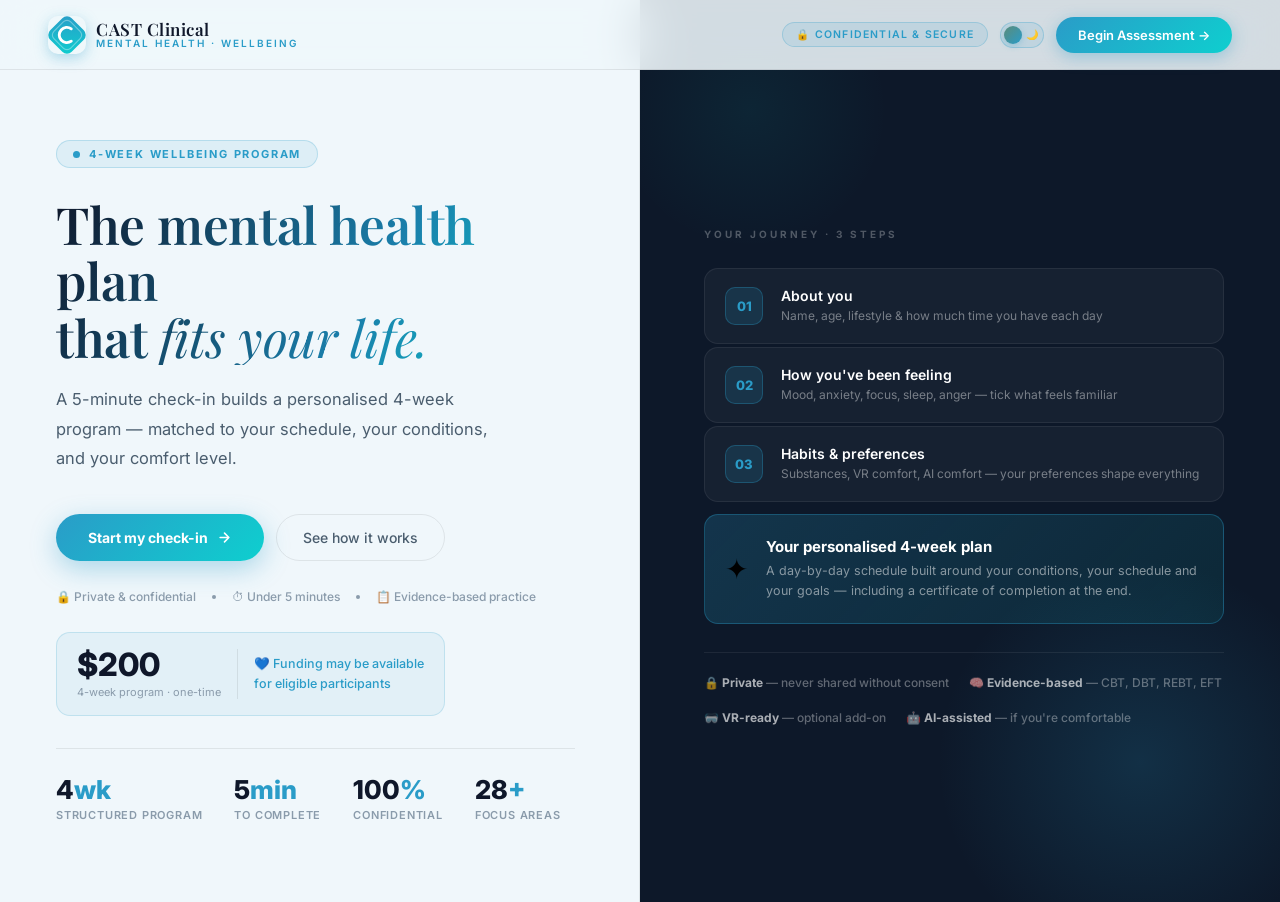
<file: index.html>
<!DOCTYPE html>
<html lang="en">
<head>
  <meta charset="UTF-8" />
  <meta name="viewport" content="width=device-width, initial-scale=1.0" />
  <title>CAST Clinical — Mental Health & Wellbeing Program</title>
  <meta name="description" content="CAST Clinical — a personalised 4-week mental health and wellbeing program. Answer a 5-minute check-in and receive a structured daily plan grounded in evidence-based practice." />
  <meta property="og:title" content="CAST Clinical — Your Personalised Wellbeing Program" />
  <meta property="og:description" content="A 5-minute check-in builds a personalised 4-week mental health plan matched to your conditions, schedule and goals." />
  <meta property="og:type" content="website" />
  <meta property="og:url" content="https://fireflyxserenity.github.io/castclinical/" />
  <meta name="twitter:card" content="summary" />
  <meta name="twitter:title" content="CAST Clinical — Your Personalised Wellbeing Program" />
  <meta name="twitter:description" content="A 5-minute check-in builds a personalised 4-week mental health plan." />
  <link rel="preconnect" href="https://fonts.googleapis.com" />
  <link href="https://fonts.googleapis.com/css2?family=Inter:wght@300;400;500;600;700;800&family=Playfair+Display:ital,wght@0,400;0,600;1,400;1,600&display=swap" rel="stylesheet" />
  <link rel="stylesheet" href="style.css" />
  <link rel="stylesheet" href="landing.css" />
</head>
<body>
<script>if(localStorage.getItem('cast-theme')==='dark')document.body.classList.add('dark');</script>

<!-- Aurora orbs — left side only -->
<div class="aurora-layer" aria-hidden="true">
  <div class="orb orb-1"></div>
  <div class="orb orb-2"></div>
  <div class="orb orb-3"></div>
</div>

<!-- ── HEADER ─────────────────────────────────────── -->
<header>
  <a class="logo" href="index.html" aria-label="CAST Clinical home">
    <div class="logo-mark">
      <svg viewBox="0 0 40 40" xmlns="http://www.w3.org/2000/svg" fill="none">
        <defs>
          <linearGradient id="lm-grad-b" x1="0" y1="0" x2="1" y2="1">
            <stop offset="0%" stop-color="#2A9CC8"/>
            <stop offset="100%" stop-color="#0ECFCF"/>
          </linearGradient>
        </defs>
        <rect x="4" y="4" width="32" height="32" rx="7" ry="7" transform="rotate(45 20 20)" fill="url(#lm-grad-b)"/>
        <rect x="7.5" y="7.5" width="25" height="25" rx="5.5" ry="5.5" transform="rotate(45 20 20)" fill="none" stroke="rgba(255,255,255,0.35)" stroke-width="1.2"/>
        <path d="M24.5 13.5 A8 8 0 1 0 24.5 26.5" stroke="white" stroke-width="3" stroke-linecap="round" fill="none"/>
      </svg>
    </div>
    <div class="logo-text">
      <span class="logo-title">CAST Clinical</span>
      <span class="logo-sub">Mental Health · Wellbeing</span>
    </div>
  </a>

  <div class="header-right">
    <span class="header-badge">🔒 Confidential &amp; Secure</span>
    <button class="theme-toggle" id="themeToggle" aria-label="Toggle dark mode" title="Toggle dark / light mode">
      <span class="toggle-icon icon-moon">🌙</span>
      <span class="toggle-icon icon-sun">☀️</span>
    </button>
    <a class="header-cta" href="app.html">Begin Assessment →</a>
  </div>
</header>

<!-- ── SPLIT HERO ─────────────────────────────────── -->
<div class="split">

  <!-- LEFT — Aurora light panel -->
  <div class="panel-left">
    <div class="eyebrow">
      <span class="eyebrow-dot"></span>
      4-Week Wellbeing Program
    </div>

    <h1 class="headline">The mental health plan<br>that <em>fits your life.</em></h1>

    <p class="subhead">A 5-minute check-in builds a personalised 4-week program — matched to your schedule, your conditions, and your comfort level.</p>

    <div class="actions">
      <a class="btn-primary" href="app.html">
        Start my check-in
        <svg viewBox="0 0 24 24" fill="none" stroke="currentColor" stroke-width="2.5" stroke-linecap="round" stroke-linejoin="round"><path d="M5 12h14M12 5l7 7-7 7"/></svg>
      </a>
      <button class="btn-outline" onclick="document.querySelector('.panel-right').scrollIntoView({behavior:'smooth'})">See how it works</button>
    </div>

    <div class="trust-row">
      <div class="trust-item">🔒 Private &amp; confidential</div>
      <div class="trust-sep"></div>
      <div class="trust-item">⏱ Under 5 minutes</div>
      <div class="trust-sep"></div>
      <div class="trust-item">📋 Evidence-based practice</div>
    </div>

    <div class="price-pill">
      <div>
        <div class="price-num">$200</div>
        <div class="price-sub">4-week program · one-time</div>
      </div>
      <div class="price-rule"></div>
      <div class="price-fund">💙 Funding may be available<br>for eligible participants</div>
    </div>

    <div class="proof-strip">
      <div class="proof-item">
        <div class="proof-val">4<span>wk</span></div>
        <div class="proof-desc">Structured Program</div>
      </div>
      <div class="proof-item">
        <div class="proof-val">5<span>min</span></div>
        <div class="proof-desc">To Complete</div>
      </div>
      <div class="proof-item">
        <div class="proof-val">100<span>%</span></div>
        <div class="proof-desc">Confidential</div>
      </div>
      <div class="proof-item">
        <div class="proof-val">28<span>+</span></div>
        <div class="proof-desc">Focus Areas</div>
      </div>
    </div>
  </div>

  <!-- RIGHT — Editorial dark panel -->
  <div class="panel-right">
    <div class="panel-label">Your journey · 3 steps</div>

    <div class="step-cards">
      <div class="step-card">
        <div class="sc-num">01</div>
        <div>
          <div class="sc-title">About you</div>
          <div class="sc-desc">Name, age, lifestyle &amp; how much time you have each day</div>
        </div>
      </div>
      <div class="step-card">
        <div class="sc-num">02</div>
        <div>
          <div class="sc-title">How you've been feeling</div>
          <div class="sc-desc">Mood, anxiety, focus, sleep, anger — tick what feels familiar</div>
        </div>
      </div>
      <div class="step-card">
        <div class="sc-num">03</div>
        <div>
          <div class="sc-title">Habits &amp; preferences</div>
          <div class="sc-desc">Substances, VR comfort, AI comfort — your preferences shape everything</div>
        </div>
      </div>
    </div>

    <div class="result-card">
      <div class="rc-icon">✦</div>
      <div>
        <div class="rc-title">Your personalised 4-week plan</div>
        <div class="rc-desc">A day-by-day schedule built around your conditions, your schedule and your goals — including a certificate of completion at the end.</div>
      </div>
    </div>

    <div class="panel-trust">
      <div class="pt-item"><strong>🔒 Private</strong> — never shared without consent</div>
      <div class="pt-item"><strong>🧠 Evidence-based</strong> — CBT, DBT, REBT, EFT</div>
      <div class="pt-item"><strong>🥽 VR-ready</strong> — optional add-on</div>
      <div class="pt-item"><strong>🤖 AI-assisted</strong> — if you're comfortable</div>
    </div>
  </div>

</div>

<script>
  (function () {
    var toggle = document.getElementById('themeToggle');
    if (!toggle) return;
    // Sync with whatever theme was set in index.html (shared localStorage key)
    if (localStorage.getItem('cast-theme') === 'dark') {
      document.body.classList.add('dark');
    }
    toggle.addEventListener('click', function () {
      document.body.classList.toggle('dark');
      var isDark = document.body.classList.contains('dark');
      localStorage.setItem('cast-theme', isDark ? 'dark' : 'light');
    });
  })();
</script>

</body>
</html>
</file>
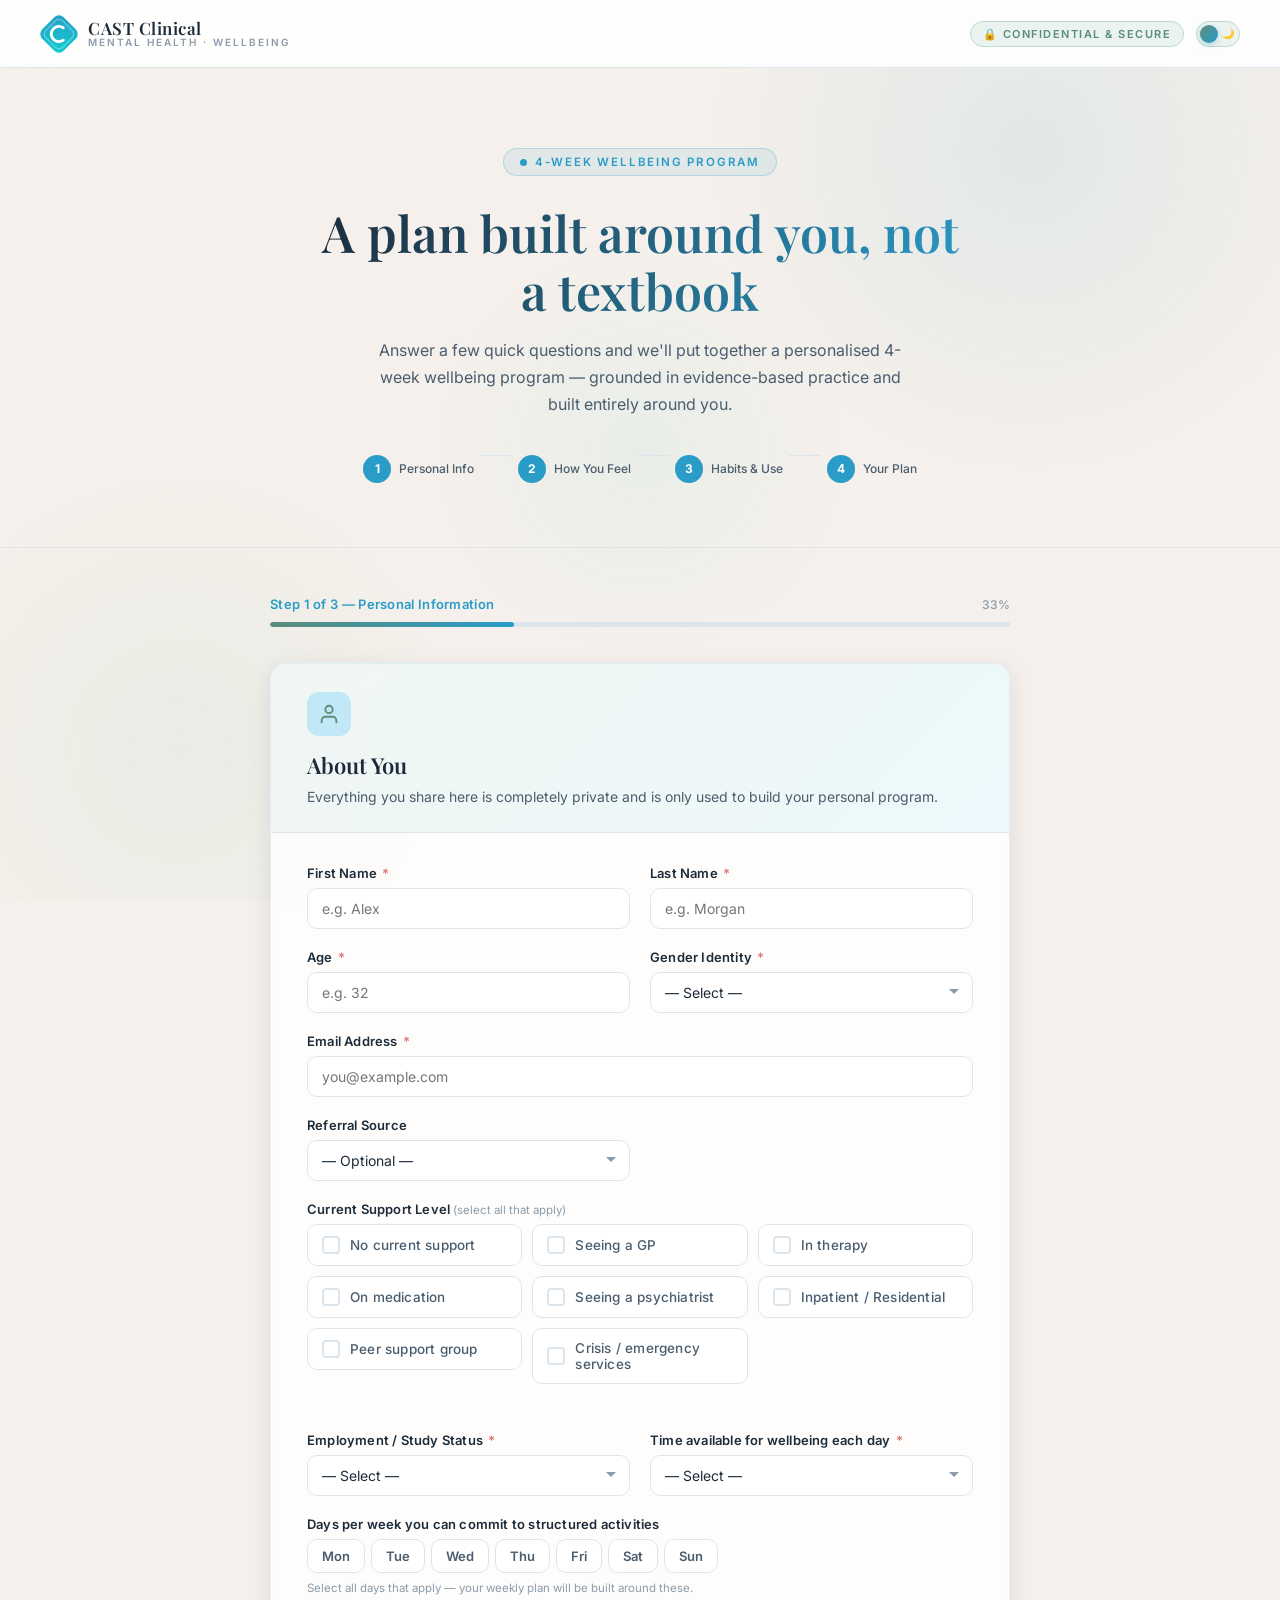
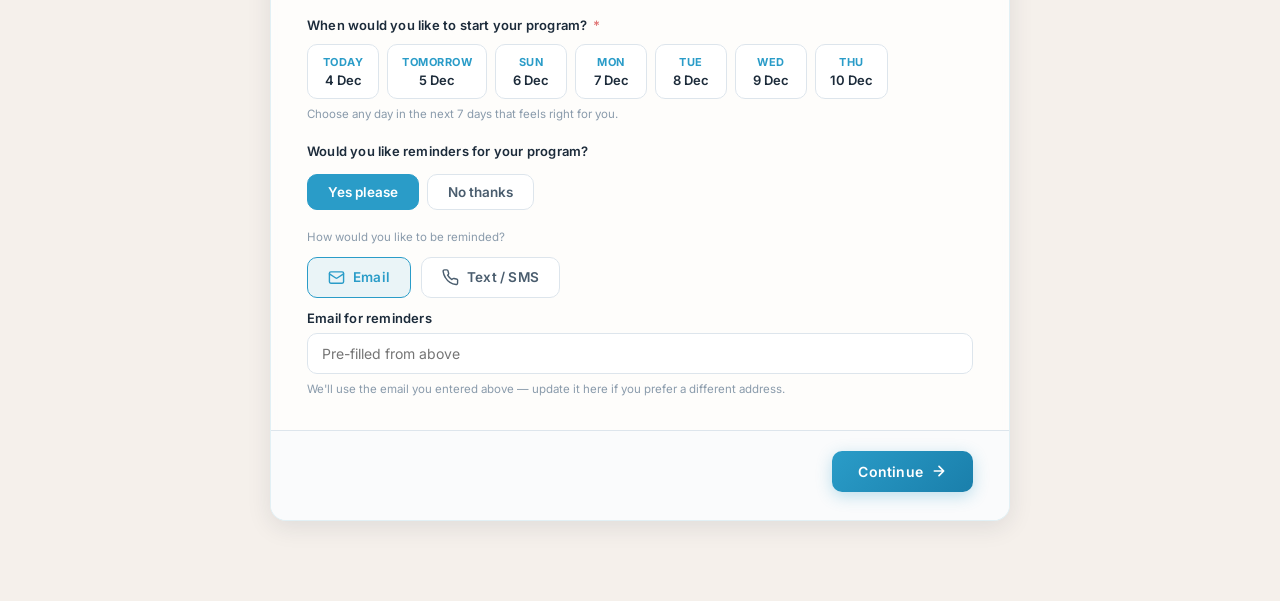
<file: app.html>
<!DOCTYPE html>
<html lang="en">
<head>
  <meta charset="UTF-8" />
  <meta name="viewport" content="width=device-width, initial-scale=1.0" />
  <title>CAST Clinical – 4-Week Mental Health & Wellbeing Program</title>
  <meta name="description" content="Complete your CAST Clinical triage assessment and receive a personalised 4-week mental health and wellbeing program — grounded in evidence-based practice." />
  <meta property="og:title" content="CAST Clinical – Start Your Wellbeing Assessment" />
  <meta property="og:description" content="A 5-minute check-in generates a personalised 4-week mental health plan matched to your conditions, schedule and goals." />
  <meta property="og:type" content="website" />
  <meta property="og:url" content="https://fireflyxserenity.github.io/castclinical/app.html" />
  <meta name="robots" content="noindex" />
  <link rel="preconnect" href="https://fonts.googleapis.com" />
  <link href="https://fonts.googleapis.com/css2?family=Inter:wght@300;400;500;600;700;800&family=Playfair+Display:ital,wght@0,400;0,600;1,400;1,600&display=swap" rel="stylesheet" />
  <link rel="stylesheet" href="style.css" />
  <link rel="stylesheet" href="app.css" />
</head>
<body>
<script>if(localStorage.getItem('cast-theme')==='dark')document.body.classList.add('dark');</script>

<!-- Background FX layer -->
<div class="bg-layer" aria-hidden="true">
  <div class="bg-grid"></div>
  <div class="bg-orb bg-orb-1"></div>
  <div class="bg-orb bg-orb-2"></div>
  <div class="bg-orb bg-orb-3"></div>
</div>

<!-- ── HEADER ──────────────────────────────────────── -->
<header>
  <a href="index.html" class="logo" style="text-decoration:none;">
    <div class="logo-mark">
      <svg viewBox="0 0 40 40" xmlns="http://www.w3.org/2000/svg" fill="none">
        <defs>
          <linearGradient id="lm-grad-a" x1="0" y1="0" x2="1" y2="1">
            <stop offset="0%" stop-color="#2A9CC8"/>
            <stop offset="100%" stop-color="#0ECFCF"/>
          </linearGradient>
        </defs>
        <!-- Outer diamond -->
        <rect x="4" y="4" width="32" height="32" rx="7" ry="7" transform="rotate(45 20 20)" fill="url(#lm-grad-a)"/>
        <!-- Inner diamond ring -->
        <rect x="7.5" y="7.5" width="25" height="25" rx="5.5" ry="5.5" transform="rotate(45 20 20)" fill="none" stroke="rgba(255,255,255,0.35)" stroke-width="1.2"/>
        <!-- C letterform -->
        <path d="M24.5 13.5 A8 8 0 1 0 24.5 26.5" stroke="white" stroke-width="3" stroke-linecap="round" fill="none"/>
      </svg>
    </div>
    <div class="logo-text">
      <span class="logo-title">CAST Clinical</span>
      <span class="logo-sub">Mental Health · Wellbeing</span>
    </div>
  </a>
  <div class="header-right">
    <span class="header-badge">🔒 Confidential &amp; Secure</span>
    <button class="theme-toggle" id="themeToggle" aria-label="Toggle dark mode" title="Toggle dark / light mode">
      <span class="toggle-icon icon-moon">🌙</span>
      <span class="toggle-icon icon-sun">☀️</span>
    </button>
  </div>
</header>

<!-- ── HERO ────────────────────────────────────────── -->
<div class="hero">
  <div class="hero-eyebrow">4-Week Wellbeing Program</div>
  <h1>A plan built around you, not a textbook</h1>
  <p>Answer a few quick questions and we'll put together a personalised 4-week wellbeing program — grounded in evidence-based practice and built entirely around you.</p>
  <div class="hero-steps">
    <div class="hero-step">
      <div class="hero-step-num">1</div>
      <span class="hero-step-label">Personal Info</span>
    </div>
    <div class="hero-step-divider"></div>
    <div class="hero-step">
      <div class="hero-step-num">2</div>
      <span class="hero-step-label">How You Feel</span>
    </div>
    <div class="hero-step-divider"></div>
    <div class="hero-step">
      <div class="hero-step-num">3</div>
      <span class="hero-step-label">Habits & Use</span>
    </div>
    <div class="hero-step-divider"></div>
    <div class="hero-step">
      <div class="hero-step-num">4</div>
      <span class="hero-step-label">Your Plan</span>
    </div>
  </div>
</div>

<!-- ── MAIN ─────────────────────────────────────────── -->
<div class="container">

  <!-- PROGRESS -->
  <div class="progress-wrap" id="progress-wrap">
    <div class="progress-header">
      <span class="progress-label" id="progress-label">Step 1 of 3 — Personal Information</span>
      <span class="progress-count" id="progress-count">33%</span>
    </div>
    <div class="progress-bar-bg">
      <div class="progress-bar-fill" id="progress-fill" style="width:33%"></div>
    </div>
  </div>

  <!-- FORM SECTION -->
  <div id="form-section">

    <!-- ─── STEP 1: PERSONAL INFO ─────────────────── -->
    <div class="step active" id="step-1">
      <div class="card">
        <div class="card-header">
          <div class="card-icon">
            <svg viewBox="0 0 24 24" fill="none" stroke="#5B8C7A" stroke-width="2" stroke-linecap="round" stroke-linejoin="round">
              <path d="M20 21v-2a4 4 0 0 0-4-4H8a4 4 0 0 0-4 4v2"/><circle cx="12" cy="7" r="4"/>
            </svg>
          </div>
          <h2>About You</h2>
          <p>Everything you share here is completely private and is only used to build your personal program.</p>
        </div>
        <div class="card-body">
          <div class="form-grid">
            <div class="form-field" id="field-firstName">
              <label for="firstName">First Name <span class="req">*</span></label>
              <input type="text" id="firstName" placeholder="e.g. Alex" autocomplete="given-name" />
              <span class="error-msg">Please enter your first name.</span>
            </div>
            <div class="form-field" id="field-lastName">
              <label for="lastName">Last Name <span class="req">*</span></label>
              <input type="text" id="lastName" placeholder="e.g. Morgan" autocomplete="family-name" />
              <span class="error-msg">Please enter your last name.</span>
            </div>
            <div class="form-field" id="field-age">
              <label for="age">Age <span class="req">*</span></label>
              <input type="number" id="age" placeholder="e.g. 32" min="12" max="100" />
              <span class="error-msg">Please enter a valid age (12–100).</span>
            </div>
            <div class="form-field" id="field-gender">
              <label for="gender">Gender Identity <span class="req">*</span></label>
              <select id="gender">
                <option value="">— Select —</option>
                <option>Male</option>
                <option>Female</option>
                <option>Non-binary</option>
                <option>Transgender Male</option>
                <option>Transgender Female</option>
                <option>Prefer not to say</option>
                <option>Other</option>
              </select>
              <span class="error-msg">Please select an option.</span>
            </div>
            <div class="form-field span-2" id="field-email">
              <label for="email">Email Address <span class="req">*</span></label>
              <input type="email" id="email" placeholder="you@example.com" autocomplete="email" />
              <span class="error-msg">Please enter a valid email address.</span>
            </div>
            <div class="form-field" id="field-referral">
              <label for="referral">Referral Source</label>
              <select id="referral">
                <option value="">— Optional —</option>
                <option>Self-referred</option>
                <option>GP / Primary Care</option>
                <option>Psychiatrist</option>
                <option>Therapist / Counsellor</option>
                <option>Family / Friend</option>
                <option>Online Search</option>
                <option>Other</option>
              </select>
            </div>
            <div class="form-field span-2" id="field-support">
              <label>Current Support Level <span class="field-hint-inline">(select all that apply)</span></label>
              <div class="check-grid check-grid-support" id="support-checks">
                <div class="check-item"><input type="checkbox" id="sup-none" name="support" value="No current support"><label class="check-label" for="sup-none"><span class="check-box"></span>No current support</label></div>
                <div class="check-item"><input type="checkbox" id="sup-gp" name="support" value="Seeing a GP"><label class="check-label" for="sup-gp"><span class="check-box"></span>Seeing a GP</label></div>
                <div class="check-item"><input type="checkbox" id="sup-therapy" name="support" value="In therapy"><label class="check-label" for="sup-therapy"><span class="check-box"></span>In therapy</label></div>
                <div class="check-item"><input type="checkbox" id="sup-meds" name="support" value="On medication"><label class="check-label" for="sup-meds"><span class="check-box"></span>On medication</label></div>
                <div class="check-item"><input type="checkbox" id="sup-psych" name="support" value="Seeing a psychiatrist"><label class="check-label" for="sup-psych"><span class="check-box"></span>Seeing a psychiatrist</label></div>
                <div class="check-item"><input type="checkbox" id="sup-inpatient" name="support" value="Inpatient / Residential"><label class="check-label" for="sup-inpatient"><span class="check-box"></span>Inpatient / Residential</label></div>
                <div class="check-item"><input type="checkbox" id="sup-peer" name="support" value="Peer support group"><label class="check-label" for="sup-peer"><span class="check-box"></span>Peer support group</label></div>
                <div class="check-item"><input type="checkbox" id="sup-crisis" name="support" value="Crisis / emergency services"><label class="check-label" for="sup-crisis"><span class="check-box"></span>Crisis / emergency services</label></div>
              </div>
            </div>
            <div class="form-field" id="field-workStatus">
              <label for="workStatus">Employment / Study Status <span class="req">*</span></label>
              <select id="workStatus">
                <option value="">— Select —</option>
                <option value="fulltime">Employed full-time (35+ hrs/week)</option>
                <option value="parttime">Employed part-time (15–34 hrs/week)</option>
                <option value="casual">Casual / freelance / shift work</option>
                <option value="student">Full-time student</option>
                <option value="student-part">Part-time student</option>
                <option value="carer">Full-time carer / homemaker</option>
                <option value="unemployed">Not currently employed</option>
                <option value="retired">Retired</option>
              </select>
              <span class="error-msg">Please select your employment status.</span>
            </div>
            <div class="form-field" id="field-therapyTime">
              <label for="therapyTime">Time available for wellbeing each day <span class="req">*</span></label>
              <select id="therapyTime">
                <option value="">— Select —</option>
                <option value="15">Up to 15 minutes</option>
                <option value="30">About 30 minutes</option>
                <option value="60">About 1 hour</option>
                <option value="90">1–2 hours</option>
                <option value="120">2+ hours</option>
              </select>
              <span class="error-msg">Please select your available time.</span>
            </div>
            <div class="form-field span-2">
              <label for="therapyDays">Days per week you can commit to structured activities</label>
              <div class="day-picker" id="therapyDays">
                <button type="button" class="day-btn" data-day="Mon">Mon</button>
                <button type="button" class="day-btn" data-day="Tue">Tue</button>
                <button type="button" class="day-btn" data-day="Wed">Wed</button>
                <button type="button" class="day-btn" data-day="Thu">Thu</button>
                <button type="button" class="day-btn" data-day="Fri">Fri</button>
                <button type="button" class="day-btn" data-day="Sat">Sat</button>
                <button type="button" class="day-btn" data-day="Sun">Sun</button>
              </div>
              <span class="field-hint">Select all days that apply — your weekly plan will be built around these.</span>
            </div>
            <div class="form-field span-2" id="field-startDate">
              <label>When would you like to start your program? <span class="req">*</span></label>
              <div class="start-date-picker" id="startDatePicker"></div>
              <span class="field-hint">Choose any day in the next 7 days that feels right for you.</span>
              <span class="error-msg" id="startDate-error">Please choose a start date.</span>
            </div>
            <div class="form-field span-2" id="field-reminders">
              <label>Would you like reminders for your program?</label>
              <div class="reminder-toggle-row">
                <button type="button" class="reminder-toggle-btn selected" id="remYes" onclick="setReminder(true)">Yes please</button>
                <button type="button" class="reminder-toggle-btn" id="remNo" onclick="setReminder(false)">No thanks</button>
              </div>
              <div id="reminder-details">
                <span class="field-hint" style="display:block;margin:12px 0 10px;">How would you like to be reminded?</span>
                <div class="reminder-method-row">
                  <label class="reminder-method-card">
                    <input type="checkbox" id="remByEmail" name="reminderMethod" value="email" onchange="updateReminderFields()" checked>
                    <span class="rmc-inner">
                      <svg viewBox="0 0 24 24" fill="none" stroke="currentColor" stroke-width="2" stroke-linecap="round" stroke-linejoin="round"><rect x="2" y="4" width="20" height="16" rx="2"/><path d="m22 7-8.97 5.7a1.94 1.94 0 0 1-2.06 0L2 7"/></svg>
                      Email
                    </span>
                  </label>
                  <label class="reminder-method-card">
                    <input type="checkbox" id="remByText" name="reminderMethod" value="text" onchange="updateReminderFields()">
                    <span class="rmc-inner">
                      <svg viewBox="0 0 24 24" fill="none" stroke="currentColor" stroke-width="2" stroke-linecap="round" stroke-linejoin="round"><path d="M22 16.92v3a2 2 0 0 1-2.18 2 19.79 19.79 0 0 1-8.63-3.07A19.5 19.5 0 0 1 4.69 12 19.79 19.79 0 0 1 1.61 3.41 2 2 0 0 1 3.6 1.21h3a2 2 0 0 1 2 1.72c.127.96.361 1.903.7 2.81a2 2 0 0 1-.45 2.11L7.91 8.78a16 16 0 0 0 6.06 6.06l1.06-.95a2 2 0 0 1 2.11-.45c.907.339 1.85.573 2.81.7A2 2 0 0 1 22 16.92z"/></svg>
                      Text / SMS
                    </span>
                  </label>
                </div>
                <div id="reminder-email-row" class="form-field" style="margin-top:12px;">
                  <label>Email for reminders</label>
                  <input type="email" id="reminderEmail" placeholder="Pre-filled from above" />
                  <span class="field-hint">We'll use the email you entered above — update it here if you prefer a different address.</span>
                </div>
                <div id="reminder-phone-row" class="form-field" style="margin-top:12px;display:none;">
                  <label>Mobile number for text reminders</label>
                  <input type="tel" id="reminderPhone" placeholder="e.g. 0412 345 678" autocomplete="tel" />
                </div>
              </div>
            </div>
          </div>
        </div>
        <div class="card-footer">
          <span></span>
          <button class="btn btn-primary" onclick="nextStep(1)">
            Continue
            <svg viewBox="0 0 24 24" fill="none" stroke="currentColor" stroke-width="2.5" stroke-linecap="round" stroke-linejoin="round"><path d="M5 12h14M12 5l7 7-7 7"/></svg>
          </button>
        </div>
      </div>
    </div>

    <!-- ─── STEP 2: MENTAL HEALTH HISTORY ────────── -->
    <div class="step" id="step-2">
      <div class="card">
        <div class="card-header">
          <div class="card-icon">
            <svg viewBox="0 0 24 24" fill="none" stroke="#5B8C7A" stroke-width="2" stroke-linecap="round" stroke-linejoin="round">
              <path d="M9.5 2A2.5 2.5 0 0 1 12 4.5v15a2.5 2.5 0 0 1-4.96-.46 2.5 2.5 0 0 1-1.98-3.006 3 3 0 0 1-.34-5.58 2.5 2.5 0 0 1 1.32-4.24 2.5 2.5 0 0 1 1.96-3.192A2.5 2.5 0 0 1 9.5 2Z"/><path d="M14.5 2A2.5 2.5 0 0 0 12 4.5v15a2.5 2.5 0 0 0 4.96-.46 2.5 2.5 0 0 0 1.98-3.006 3 3 0 0 0 .34-5.58 2.5 2.5 0 0 0-1.32-4.24 2.5 2.5 0 0 0-1.96-3.192A2.5 2.5 0 0 0 14.5 2Z"/>
            </svg>
          </div>
          <h2>How Have You Been Feeling?</h2>
          <p>Tick anything that sounds like you — whether you've had a formal diagnosis or just recognise the pattern. You can select as many as you like.</p>
        </div>
        <div class="card-body">

          <!-- Mood Disorders -->
          <div class="section-title">Mood &amp; Emotions</div>
          <div class="check-grid">
            <div class="check-item"><input type="checkbox" id="mdd" name="mental" value="Major Depressive Disorder (MDD)"><label class="check-label" for="mdd"><span class="check-box"></span>Major Depression (MDD)</label></div>
            <div class="check-item"><input type="checkbox" id="bipolar1" name="mental" value="Bipolar I Disorder"><label class="check-label" for="bipolar1"><span class="check-box"></span>Bipolar I</label></div>
            <div class="check-item"><input type="checkbox" id="bipolar2" name="mental" value="Bipolar II Disorder"><label class="check-label" for="bipolar2"><span class="check-box"></span>Bipolar II</label></div>
            <div class="check-item"><input type="checkbox" id="dysthymia" name="mental" value="Persistent Depressive Disorder (Dysthymia)"><label class="check-label" for="dysthymia"><span class="check-box"></span>Persistent Depression</label></div>
            <div class="check-item"><input type="checkbox" id="cyclothymia" name="mental" value="Cyclothymic Disorder"><label class="check-label" for="cyclothymia"><span class="check-box"></span>Cyclothymia</label></div>
            <div class="check-item"><input type="checkbox" id="pmdd" name="mental" value="PMDD"><label class="check-label" for="pmdd"><span class="check-box"></span>PMDD</label></div>
          </div>

          <!-- Anxiety Disorders -->
          <div class="section-title">Anxiety &amp; Stress</div>
          <div class="check-grid">
            <div class="check-item"><input type="checkbox" id="gad" name="mental" value="Generalised Anxiety Disorder (GAD)"><label class="check-label" for="gad"><span class="check-box"></span>Generalised Anxiety (GAD)</label></div>
            <div class="check-item"><input type="checkbox" id="panic" name="mental" value="Panic Disorder"><label class="check-label" for="panic"><span class="check-box"></span>Panic Disorder</label></div>
            <div class="check-item"><input type="checkbox" id="social-anx" name="mental" value="Social Anxiety Disorder"><label class="check-label" for="social-anx"><span class="check-box"></span>Social Anxiety</label></div>
            <div class="check-item"><input type="checkbox" id="phobia" name="mental" value="Specific Phobia"><label class="check-label" for="phobia"><span class="check-box"></span>Specific Phobia</label></div>
            <div class="check-item"><input type="checkbox" id="ptsd" name="mental" value="PTSD"><label class="check-label" for="ptsd"><span class="check-box"></span>PTSD</label></div>
            <div class="check-item"><input type="checkbox" id="cptsd" name="mental" value="Complex PTSD (C-PTSD)"><label class="check-label" for="cptsd"><span class="check-box"></span>Complex PTSD (C-PTSD)</label></div>
            <div class="check-item"><input type="checkbox" id="acute-stress" name="mental" value="Acute Stress Disorder"><label class="check-label" for="acute-stress"><span class="check-box"></span>Acute Stress Disorder</label></div>
            <div class="check-item"><input type="checkbox" id="agoraphobia" name="mental" value="Agoraphobia"><label class="check-label" for="agoraphobia"><span class="check-box"></span>Agoraphobia</label></div>
          </div>

          <!-- Neurodevelopmental -->
          <div class="section-title">Focus, Attention &amp; Learning</div>
          <div class="check-grid">
            <div class="check-item"><input type="checkbox" id="adhd-i" name="mental" value="ADHD – Inattentive Type"><label class="check-label" for="adhd-i"><span class="check-box"></span>ADHD – Inattentive</label></div>
            <div class="check-item"><input type="checkbox" id="adhd-h" name="mental" value="ADHD – Hyperactive/Combined"><label class="check-label" for="adhd-h"><span class="check-box"></span>ADHD – Hyperactive/Combined</label></div>
            <div class="check-item"><input type="checkbox" id="autism" name="mental" value="Autism Spectrum (ASD)"><label class="check-label" for="autism"><span class="check-box"></span>Autism Spectrum (ASD)</label></div>
            <div class="check-item"><input type="checkbox" id="dyslexia" name="mental" value="Dyslexia / Learning Differences"><label class="check-label" for="dyslexia"><span class="check-box"></span>Dyslexia / Learning Diff.</label></div>
          </div>

          <!-- OCD & Related -->
          <div class="section-title">Repetitive Thoughts &amp; Urges</div>
          <div class="check-grid">
            <div class="check-item"><input type="checkbox" id="ocd" name="mental" value="OCD"><label class="check-label" for="ocd"><span class="check-box"></span>OCD</label></div>
            <div class="check-item"><input type="checkbox" id="bdd" name="mental" value="Body Dysmorphic Disorder (BDD)"><label class="check-label" for="bdd"><span class="check-box"></span>Body Dysmorphia (BDD)</label></div>
            <div class="check-item"><input type="checkbox" id="hoarding" name="mental" value="Hoarding Disorder"><label class="check-label" for="hoarding"><span class="check-box"></span>Hoarding Disorder</label></div>
            <div class="check-item"><input type="checkbox" id="trichotillo" name="mental" value="Trichotillomania (Hair Pulling)"><label class="check-label" for="trichotillo"><span class="check-box"></span>Trichotillomania</label></div>
          </div>

          <!-- Psychotic & Personality -->
          <div class="section-title">Personality &amp; Identity</div>
          <div class="check-grid">
            <div class="check-item"><input type="checkbox" id="schizo" name="mental" value="Schizophrenia"><label class="check-label" for="schizo"><span class="check-box"></span>Schizophrenia</label></div>
            <div class="check-item"><input type="checkbox" id="schizoaff" name="mental" value="Schizoaffective Disorder"><label class="check-label" for="schizoaff"><span class="check-box"></span>Schizoaffective Disorder</label></div>
            <div class="check-item"><input type="checkbox" id="bpd" name="mental" value="Borderline Personality Disorder (BPD)"><label class="check-label" for="bpd"><span class="check-box"></span>BPD</label></div>
            <div class="check-item"><input type="checkbox" id="narcissistic" name="mental" value="Narcissistic PD"><label class="check-label" for="narcissistic"><span class="check-box"></span>Narcissistic PD</label></div>
            <div class="check-item"><input type="checkbox" id="avpd" name="mental" value="Avoidant Personality Disorder"><label class="check-label" for="avpd"><span class="check-box"></span>Avoidant PD</label></div>
            <div class="check-item"><input type="checkbox" id="aspd" name="mental" value="Antisocial Personality Disorder"><label class="check-label" for="aspd"><span class="check-box"></span>Antisocial PD</label></div>
          </div>

          <!-- Anger & Impulse Control -->
          <div class="section-title">Anger &amp; Impulse Control</div>
          <div class="check-grid">
            <div class="check-item"><input type="checkbox" id="anger-mgmt" name="mental" value="Anger Management"><label class="check-label" for="anger-mgmt"><span class="check-box"></span>Anger Management</label></div>
            <div class="check-item"><input type="checkbox" id="ied" name="mental" value="Intermittent Explosive Disorder (IED)"><label class="check-label" for="ied"><span class="check-box"></span>Intermittent Explosive Disorder</label></div>
            <div class="check-item"><input type="checkbox" id="impulse" name="mental" value="Impulse Control Difficulties"><label class="check-label" for="impulse"><span class="check-box"></span>Impulse Control Difficulties</label></div>
          </div>

          <!-- Eating & Somatic -->
          <div class="section-title">Eating, Body Image &amp; Other</div>
          <div class="check-grid">
            <div class="check-item"><input type="checkbox" id="anorexia" name="mental" value="Anorexia Nervosa"><label class="check-label" for="anorexia"><span class="check-box"></span>Anorexia Nervosa</label></div>
            <div class="check-item"><input type="checkbox" id="bulimia" name="mental" value="Bulimia Nervosa"><label class="check-label" for="bulimia"><span class="check-box"></span>Bulimia Nervosa</label></div>
            <div class="check-item"><input type="checkbox" id="binge-eat" name="mental" value="Binge Eating Disorder"><label class="check-label" for="binge-eat"><span class="check-box"></span>Binge Eating Disorder</label></div>
            <div class="check-item"><input type="checkbox" id="dissoc" name="mental" value="Dissociative Disorders"><label class="check-label" for="dissoc"><span class="check-box"></span>Dissociative Disorders</label></div>
            <div class="check-item"><input type="checkbox" id="insomnia" name="mental" value="Insomnia / Sleep Disorder"><label class="check-label" for="insomnia"><span class="check-box"></span>Insomnia / Sleep Disorder</label></div>
            <div class="check-item"><input type="checkbox" id="somatic" name="mental" value="Somatic Symptom Disorder"><label class="check-label" for="somatic"><span class="check-box"></span>Somatic Symptom Disorder</label></div>
          </div>

          <!-- Severity -->
          <div class="section-title" style="margin-top:8px;">How Much Does This Affect Your Day-to-Day Life?</div>
          <div class="severity-grid">
            <div class="severity-item">
              <label>How low or unstable is your mood?</label>
              <div class="scale-buttons" id="mood-severity">
                <button class="scale-btn" onclick="selectScale(this,'mood-severity')">1</button>
                <button class="scale-btn" onclick="selectScale(this,'mood-severity')">2</button>
                <button class="scale-btn" onclick="selectScale(this,'mood-severity')">3</button>
                <button class="scale-btn" onclick="selectScale(this,'mood-severity')">4</button>
                <button class="scale-btn" onclick="selectScale(this,'mood-severity')">5</button>
              </div>
              <div class="scale-legend"><span>Mild</span><span>Severe</span></div>
            </div>
            <div class="severity-item">
              <label>How anxious do you feel day to day?</label>
              <div class="scale-buttons" id="anx-severity">
                <button class="scale-btn" onclick="selectScale(this,'anx-severity')">1</button>
                <button class="scale-btn" onclick="selectScale(this,'anx-severity')">2</button>
                <button class="scale-btn" onclick="selectScale(this,'anx-severity')">3</button>
                <button class="scale-btn" onclick="selectScale(this,'anx-severity')">4</button>
                <button class="scale-btn" onclick="selectScale(this,'anx-severity')">5</button>
              </div>
              <div class="scale-legend"><span>Mild</span><span>Severe</span></div>
            </div>
            <div class="severity-item">
              <label>Does this affect work or daily tasks?</label>
              <div class="scale-buttons" id="func-severity">
                <button class="scale-btn" onclick="selectScale(this,'func-severity')">1</button>
                <button class="scale-btn" onclick="selectScale(this,'func-severity')">2</button>
                <button class="scale-btn" onclick="selectScale(this,'func-severity')">3</button>
                <button class="scale-btn" onclick="selectScale(this,'func-severity')">4</button>
                <button class="scale-btn" onclick="selectScale(this,'func-severity')">5</button>
              </div>
              <div class="scale-legend"><span>Minimal</span><span>Severe</span></div>
            </div>
            <div class="severity-item">
              <label>How well are you sleeping?</label>
              <div class="scale-buttons" id="sleep-severity">
                <button class="scale-btn" onclick="selectScale(this,'sleep-severity')">1</button>
                <button class="scale-btn" onclick="selectScale(this,'sleep-severity')">2</button>
                <button class="scale-btn" onclick="selectScale(this,'sleep-severity')">3</button>
                <button class="scale-btn" onclick="selectScale(this,'sleep-severity')">4</button>
                <button class="scale-btn" onclick="selectScale(this,'sleep-severity')">5</button>
              </div>
              <div class="scale-legend"><span>Good</span><span>Very Poor</span></div>
            </div>
          </div>

        </div>
        <div class="card-footer">
          <button class="btn btn-secondary" onclick="prevStep(2)">
            <svg viewBox="0 0 24 24" fill="none" stroke="currentColor" stroke-width="2.5" stroke-linecap="round" stroke-linejoin="round"><path d="M19 12H5M12 19l-7-7 7-7"/></svg>
            Back
          </button>
          <button class="btn btn-primary" onclick="nextStep(2)">
            Continue
            <svg viewBox="0 0 24 24" fill="none" stroke="currentColor" stroke-width="2.5" stroke-linecap="round" stroke-linejoin="round"><path d="M5 12h14M12 5l7 7-7 7"/></svg>
          </button>
        </div>
      </div>
    </div>

    <!-- ─── STEP 3: SUBSTANCE / ADDICTION ────────── -->
    <div class="step" id="step-3">
      <div class="card">
        <div class="card-header">
          <div class="card-icon">
            <svg viewBox="0 0 24 24" fill="none" stroke="#5B8C7A" stroke-width="2" stroke-linecap="round" stroke-linejoin="round">
              <path d="M10 2h4"/><path d="M9.5 7.5A7 7 0 0 1 19 14a7 7 0 0 1-7 7A7 7 0 0 1 5 14a7 7 0 0 1 4.5-6.5"/><path d="M12 11v3l1.5 1.5"/>
            </svg>
          </div>
          <h2>Habits &amp; Substance Use</h2>
          <p>This is a safe space — nothing you share here is judged. Select anything that applies so we can include the right support in your program.</p>
        </div>
        <div class="card-body">

          <div class="section-title">Substances You Use or Have Used</div>
          <div class="check-grid">
            <div class="check-item"><input type="checkbox" id="alcohol" name="addiction" value="Alcohol Use Disorder"><label class="check-label" for="alcohol"><span class="check-box"></span>Alcohol</label></div>
            <div class="check-item"><input type="checkbox" id="cannabis" name="addiction" value="Cannabis Use Disorder"><label class="check-label" for="cannabis"><span class="check-box"></span>Cannabis</label></div>
            <div class="check-item"><input type="checkbox" id="stimulants" name="addiction" value="Stimulant Use (Cocaine / Meth)"><label class="check-label" for="stimulants"><span class="check-box"></span>Stimulants (Cocaine / Meth)</label></div>
            <div class="check-item"><input type="checkbox" id="opioids" name="addiction" value="Opioid Use Disorder"><label class="check-label" for="opioids"><span class="check-box"></span>Opioids</label></div>
            <div class="check-item"><input type="checkbox" id="benzos" name="addiction" value="Benzodiazepine Dependence"><label class="check-label" for="benzos"><span class="check-box"></span>Benzodiazepines</label></div>
            <div class="check-item"><input type="checkbox" id="nicotine" name="addiction" value="Nicotine / Tobacco Use"><label class="check-label" for="nicotine"><span class="check-box"></span>Nicotine / Tobacco</label></div>
            <div class="check-item"><input type="checkbox" id="mdma" name="addiction" value="MDMA / Ecstasy Use"><label class="check-label" for="mdma"><span class="check-box"></span>MDMA / Ecstasy</label></div>
            <div class="check-item"><input type="checkbox" id="hallucinogens" name="addiction" value="Hallucinogen Use"><label class="check-label" for="hallucinogens"><span class="check-box"></span>Hallucinogens</label></div>
            <div class="check-item"><input type="checkbox" id="rx-misuse" name="addiction" value="Prescription Drug Misuse"><label class="check-label" for="rx-misuse"><span class="check-box"></span>Prescription Drug Misuse</label></div>
            <div class="check-item"><input type="checkbox" id="poly-sub" name="addiction" value="Polysubstance Use"><label class="check-label" for="poly-sub"><span class="check-box"></span>Polysubstance Use</label></div>
          </div>

          <div class="section-title" style="margin-top:8px;">Other Habits &amp; Patterns</div>
          <div class="check-grid">
            <div class="check-item"><input type="checkbox" id="gambling" name="addiction" value="Gambling Disorder"><label class="check-label" for="gambling"><span class="check-box"></span>Gambling</label></div>
            <div class="check-item"><input type="checkbox" id="gaming" name="addiction" value="Gaming / Internet Addiction"><label class="check-label" for="gaming"><span class="check-box"></span>Gaming / Internet</label></div>
            <div class="check-item"><input type="checkbox" id="sex-addict" name="addiction" value="Compulsive Sexual Behaviour"><label class="check-label" for="sex-addict"><span class="check-box"></span>Compulsive Sexual Behaviour</label></div>
            <div class="check-item"><input type="checkbox" id="food-addict" name="addiction" value="Food / Binge Eating Addiction"><label class="check-label" for="food-addict"><span class="check-box"></span>Food / Binge Eating</label></div>
            <div class="check-item"><input type="checkbox" id="shopping" name="addiction" value="Compulsive Shopping / Spending"><label class="check-label" for="shopping"><span class="check-box"></span>Compulsive Shopping</label></div>
            <div class="check-item"><input type="checkbox" id="social-media" name="addiction" value="Social Media Addiction"><label class="check-label" for="social-media"><span class="check-box"></span>Social Media</label></div>
          </div>

          <div class="section-title" style="margin-top:8px;">Where Are You Right Now?</div>
          <div class="radio-row">
            <div class="radio-item"><input type="radio" name="recovery-status" id="rs-active" value="Currently using"><label class="radio-label" for="rs-active">Still using</label></div>
            <div class="radio-item"><input type="radio" name="recovery-status" id="rs-early" value="Early recovery (< 1 year)"><label class="radio-label" for="rs-early">Early in recovery (&lt;1 yr)</label></div>
            <div class="radio-item"><input type="radio" name="recovery-status" id="rs-sustained" value="Sustained recovery (1+ years)"><label class="radio-label" for="rs-sustained">Going strong (1+ yrs)</label></div>
            <div class="radio-item"><input type="radio" name="recovery-status" id="rs-na" value="Not applicable"><label class="radio-label" for="rs-na">Not applicable to me</label></div>
          </div>

          <div class="section-title" style="margin-top:8px;">Virtual Reality Therapy</div>
          <p style="font-size:13px;color:var(--mid);line-height:1.6;margin-bottom:14px;">VR therapy is an emerging evidence-based modality for anxiety, phobias, PTSD and social skills training. Please indicate your current access and comfort with VR.</p>
          <div class="vr-cards" id="vr-cards">
            <div class="radio-item">
              <input type="radio" name="vr-pref" id="vr-have" value="have">
              <label class="radio-label vr-card-label" for="vr-have">
                <span class="vr-icon">🥽</span>
                <span class="vr-card-text">
                  <strong>I already own a VR headset</strong>
                  <span>I have a headset and am open to using VR-based therapy exercises.</span>
                </span>
              </label>
            </div>
            <div class="radio-item">
              <input type="radio" name="vr-pref" id="vr-planning" value="planning">
              <label class="radio-label vr-card-label" for="vr-planning">
                <span class="vr-icon">🛒</span>
                <span class="vr-card-text">
                  <strong>I'm planning to get a VR headset</strong>
                  <span>I'm interested in VR therapy and intend to acquire a headset soon.</span>
                </span>
              </label>
            </div>
            <div class="radio-item">
              <input type="radio" name="vr-pref" id="vr-no" value="no">
              <label class="radio-label vr-card-label" for="vr-no">
                <span class="vr-icon">📱</span>
                <span class="vr-card-text">
                  <strong>I prefer phone / web-based therapy</strong>
                  <span>I'm not comfortable with VR or do not wish to use it — please recommend phone or web alternatives only.</span>
                </span>
              </label>
            </div>
          </div>

          <div class="section-title" style="margin-top:24px;">Comfort with AI-Assisted Therapy</div>
          <p style="font-size:13px;color:var(--mid);line-height:1.6;margin-bottom:14px;">Some components of your plan may involve AI-powered tools (e.g. chatbot check-ins, mood tracking apps, AI journalling). Please indicate how comfortable you are with this.</p>
          <div class="radio-row">
            <div class="radio-item"><input type="radio" name="ai-comfort" id="ai-none" value="none"><label class="radio-label" for="ai-none">Not comfortable</label></div>
            <div class="radio-item"><input type="radio" name="ai-comfort" id="ai-some" value="some"><label class="radio-label" for="ai-some">Somewhat comfortable</label></div>
            <div class="radio-item"><input type="radio" name="ai-comfort" id="ai-ok" value="ok"><label class="radio-label" for="ai-ok">Comfortable</label></div>
            <div class="radio-item"><input type="radio" name="ai-comfort" id="ai-keen" value="keen"><label class="radio-label" for="ai-keen">Very comfortable / excited</label></div>
          </div>

          <div class="section-title">What Would You Most Like Help With?</div>
          <div class="form-grid full">
            <div class="form-field">
              <label for="goals">In your own words, what are you hoping to feel or do differently?</label>
              <textarea id="goals" placeholder="e.g. Feel less anxious, sleep better, cut back on drinking, get back into a routine..."></textarea>
            </div>
          </div>
        </div>
        <div class="card-footer">
          <button class="btn btn-secondary" onclick="prevStep(3)">
            <svg viewBox="0 0 24 24" fill="none" stroke="currentColor" stroke-width="2.5" stroke-linecap="round" stroke-linejoin="round"><path d="M19 12H5M12 19l-7-7 7-7"/></svg>
            Back
          </button>
          <button class="btn btn-primary" onclick="generatePlan()">
            Generate My Plan
            <svg viewBox="0 0 24 24" fill="none" stroke="currentColor" stroke-width="2.5" stroke-linecap="round" stroke-linejoin="round"><path d="M5 12h14M12 5l7 7-7 7"/></svg>
          </button>
        </div>
      </div>
    </div>

  </div><!-- /form-section -->

  <!-- ─── TREATMENT PLAN ──────────────────────────── -->
  <div class="card" id="plan-card">
    <div class="plan-hero">
      <div class="plan-greeting">Your personalised care plan</div>
      <h2 id="plan-name">Good morning, —</h2>
      <p id="plan-intro">Based on your triage responses, we have prepared a structured daily treatment plan to support your wellbeing journey.</p>
      <div class="plan-date">
        <svg width="13" height="13" viewBox="0 0 24 24" fill="none" stroke="white" stroke-width="2" stroke-linecap="round" stroke-linejoin="round"><rect x="3" y="4" width="18" height="18" rx="2" ry="2"/><line x1="16" y1="2" x2="16" y2="6"/><line x1="8" y1="2" x2="8" y2="6"/><line x1="3" y1="10" x2="21" y2="10"/></svg>
        <span id="plan-date-label"></span>
      </div>
    </div>
    <div class="plan-body">

      <!-- Crisis support banner (shown dynamically for high-risk responses) -->
      <div class="crisis-banner" id="crisis-banner">
        <div class="crisis-banner-icon">🚨</div>
        <div class="crisis-banner-body">
          <strong>Your responses suggest you may benefit from immediate professional support.</strong>
          This plan is a self-guided resource and works best alongside — not instead of — clinical care. Please reach out to a clinician before starting.
          <div class="crisis-lines">
            <span>🇦🇺 Lifeline: <a href="tel:131114">13 11 14</a></span>
            <span>🇦🇺 Mental Health Line: <a href="tel:1800011511">1800 011 511</a></span>
            <span>🇺🇸 988 Lifeline: <a href="tel:988">988</a></span>
            <span>🇬🇧 Samaritans: <a href="tel:116123">116 123</a></span>
          </div>
        </div>
      </div>

      <!-- Diagnoses summary -->
      <div class="section-title">Your Focus Areas</div>
      <div class="plan-diagnoses" id="plan-diagnoses"></div>

      <!-- Weekly summary bar -->
      <div class="plan-summary-bar" id="plan-summary-bar"></div>

      <!-- 4-week program overview -->
      <div class="section-title">Your 4-Week Program Overview</div>
      <div class="four-week-grid" id="four-week-grid"></div>

      <!-- Week 1 schedule -->
      <div class="section-title" style="margin-top:32px;">Week 1 Daily Schedule <span style="font-weight:400;letter-spacing:0;text-transform:none;font-size:12px;color:var(--muted);">&nbsp;— your starting point</span></div>
      <p style="font-size:13px;color:var(--mid);line-height:1.6;margin-bottom:20px;">This is your starting routine for Week 1. Each week builds on the last — progressing from foundation skills through to deeper practice and long-term integration. Therapy can be woven in as an optional add-on at any stage.</p>
      <div class="week-grid" id="plan-timeline"></div>

      <!-- Resources -->
      <div class="section-title" style="margin-top:8px;">Helpful Resources</div>
      <div class="resources-grid" id="plan-resources"></div>

      <!-- Disclaimer -->
      <div class="disclaimer">
        <svg viewBox="0 0 24 24" fill="none" stroke="#C9A96E" stroke-width="2" stroke-linecap="round" stroke-linejoin="round"><circle cx="12" cy="12" r="10"/><line x1="12" y1="8" x2="12" y2="12"/><line x1="12" y1="16" x2="12.01" y2="16"/></svg>
        <p><strong>Important:</strong> This plan is a supportive guide generated from your self-reported triage responses. It is <strong>not</strong> a clinical diagnosis or a substitute for professional medical or psychiatric care. Please share this plan with your treating clinician. If you are in crisis or at risk of harm, please call <strong>000</strong> (AU) · <strong>999</strong> (UK) · <strong>911</strong> (US) or contact the <strong>Lifeline: 13 11 14</strong>.</p>
      </div>

      <!-- Completion Certificate -->
      <div class="certificate-wrap" id="plan-certificate">
        <div class="certificate-inner">
          <div class="cert-logo">CAST Clinical</div>
          <div class="cert-eyebrow">4-Week Wellbeing Program</div>
          <h2 class="cert-name" id="cert-name-display"></h2>
          <p class="cert-body">has received a personalised CAST Clinical 4-Week Wellbeing Plan — an evidence-based program built around their self-reported focus areas. Present this document to your treating clinician upon completing the program.</p>
          <div class="cert-meta">
            <div class="cert-meta-item"><span class="cert-meta-label">Date Issued</span><span class="cert-meta-value" id="cert-date-display"></span></div>
            <div class="cert-meta-divider"></div>
            <div class="cert-meta-item"><span class="cert-meta-label">Program</span><span class="cert-meta-value">4-Week Wellbeing</span></div>
            <div class="cert-meta-divider"></div>
            <div class="cert-meta-item"><span class="cert-meta-label">Certificate No.</span><span class="cert-meta-value" id="cert-id-display"></span></div>
          </div>
          <div class="cert-seal">✦</div>
        </div>
      </div>

      <!-- Parenting Certificate Teaser -->
      <div class="parenting-teaser">
        <div class="parenting-teaser-icon">👶</div>
        <div>
          <div class="parenting-teaser-title">Parenting Certificate — Coming Soon</div>
          <p class="parenting-teaser-body">On completion of your treatment plan, you may be eligible to continue with a <strong>CAST Clinical Parenting Certificate</strong> — a structured parenting skills program. This pathway is currently in development and will be available soon. Enrolled participants will be notified when it launches.</p>
        </div>
      </div>

      <!-- Actions -->
      <div class="plan-actions">
        <button class="btn btn-primary" onclick="window.print()">
          <svg viewBox="0 0 24 24" fill="none" stroke="currentColor" stroke-width="2" stroke-linecap="round" stroke-linejoin="round"><polyline points="6 9 6 2 18 2 18 9"/><path d="M6 18H4a2 2 0 0 1-2-2v-5a2 2 0 0 1 2-2h16a2 2 0 0 1 2 2v5a2 2 0 0 1-2 2h-2"/><rect x="6" y="14" width="12" height="8"/></svg>
          Print / Save as PDF
        </button>
        <a class="btn btn-secondary" id="email-plan-btn" href="#">
          <svg viewBox="0 0 24 24" fill="none" stroke="currentColor" stroke-width="2" stroke-linecap="round" stroke-linejoin="round"><rect x="2" y="4" width="20" height="16" rx="2"/><path d="m22 7-8.97 5.7a1.94 1.94 0 0 1-2.06 0L2 7"/></svg>
          Email to myself
        </a>
        <button class="btn btn-secondary" onclick="startOver()">Start a New Assessment</button>
      </div>
    </div>
  </div>

</div><!-- /container -->

<script>
  // ─── STATE ──────────────────────────────────────────
  let currentStep = 1;
  const totalSteps = 3;

  // ─── PROGRESS ───────────────────────────────────────
  function updateProgress(step) {
    const pct = Math.round((step / totalSteps) * 100);
    const labels = ['', 'Personal Information', 'Mental Health History', 'Substance Use & Addiction'];
    document.getElementById('progress-fill').style.width = pct + '%';
    document.getElementById('progress-label').textContent = `Step ${step} of ${totalSteps} — ${labels[step]}`;
    document.getElementById('progress-count').textContent = pct + '%';
  }

  // ─── DAY PICKER ─────────────────────────────────────
  document.querySelectorAll('.day-btn').forEach(btn => {
    btn.addEventListener('click', () => btn.classList.toggle('selected'));
  });

  // ─── START DATE PICKER ───────────────────────────────
  (function buildStartDatePicker() {
    const container = document.getElementById('startDatePicker');
    if (!container) return;
    const dayNames = ['Sun','Mon','Tue','Wed','Thu','Fri','Sat'];
    const monthNames = ['Jan','Feb','Mar','Apr','May','Jun','Jul','Aug','Sep','Oct','Nov','Dec'];
    const today = new Date();
    for (let i = 0; i < 7; i++) {
      const d = new Date(today);
      d.setDate(today.getDate() + i);
      const btn = document.createElement('button');
      btn.type = 'button';
      btn.className = 'start-date-btn';
      btn.dataset.date = d.toISOString().slice(0, 10);
      btn.innerHTML = `<span class="sd-day">${i === 0 ? 'Today' : i === 1 ? 'Tomorrow' : dayNames[d.getDay()]}</span><span class="sd-date">${d.getDate()} ${monthNames[d.getMonth()]}</span>`;
      btn.addEventListener('click', () => {
        container.querySelectorAll('.start-date-btn').forEach(b => b.classList.remove('selected'));
        btn.classList.add('selected');
        document.getElementById('startDate-error').style.display = 'none';
      });
      container.appendChild(btn);
    }
  })();

  // ─── REMINDER TOGGLE ─────────────────────────────────
  function setReminder(val) {
    document.getElementById('remYes').classList.toggle('selected', val);
    document.getElementById('remNo').classList.toggle('selected', !val);
    document.getElementById('reminder-details').style.display = val ? '' : 'none';
  }

  function updateReminderFields() {
    const byEmail = document.getElementById('remByEmail').checked;
    const byText  = document.getElementById('remByText').checked;
    document.getElementById('reminder-email-row').style.display = byEmail ? '' : 'none';
    document.getElementById('reminder-phone-row').style.display = byText  ? '' : 'none';
  }

  // Pre-fill reminder email when main email field is changed
  document.getElementById('email').addEventListener('input', function() {
    const re = document.getElementById('reminderEmail');
    if (re && !re.dataset.edited) re.value = this.value;
  });
  document.getElementById('reminderEmail').addEventListener('input', function() {
    this.dataset.edited = '1';
  });

  // ─── SCALE BUTTONS ───────────────────────────────────
  function selectScale(btn, groupId) {
    document.querySelectorAll(`#${groupId} .scale-btn`).forEach(b => b.classList.remove('active'));
    btn.classList.add('active');
  }

  // ─── VALIDATION ─────────────────────────────────────
  function validateStep1() {
    let ok = true;
    const fields = [
      { id: 'firstName', wrap: 'field-firstName', test: v => v.trim().length >= 1 },
      { id: 'lastName',  wrap: 'field-lastName',  test: v => v.trim().length >= 1 },
      { id: 'age',       wrap: 'field-age',        test: v => v && +v >= 12 && +v <= 100 },
      { id: 'gender',    wrap: 'field-gender',     test: v => v !== '' },
      { id: 'email',      wrap: 'field-email',      test: v => /^[^\s@]+@[^\s@]+\.[^\s@]+$/.test(v) },
      { id: 'workStatus',  wrap: 'field-workStatus',  test: v => v !== '' },
      { id: 'therapyTime', wrap: 'field-therapyTime', test: v => v !== '' },
    ];
    fields.forEach(f => {
      const el = document.getElementById(f.id);
      const wrap = document.getElementById(f.wrap);
      const msg = wrap.querySelector('.error-msg');
      if (!f.test(el.value)) {
        wrap.classList.add('field-error');
        if (msg) msg.style.display = 'block';
        ok = false;
      } else {
        wrap.classList.remove('field-error');
        if (msg) msg.style.display = 'none';
      }
    });
    // Validate start date
    const startDateSelected = document.querySelector('.start-date-btn.selected');
    if (!startDateSelected) {
      document.getElementById('startDate-error').style.display = 'block';
      ok = false;
    }
    return ok;
  }

  // ─── NAVIGATION ─────────────────────────────────────
  function nextStep(from) {
    if (from === 1 && !validateStep1()) return;
    document.getElementById(`step-${from}`).classList.remove('active');
    currentStep = from + 1;
    document.getElementById(`step-${currentStep}`).classList.add('active');
    updateProgress(currentStep);
    window.scrollTo({ top: 0, behavior: 'smooth' });
  }

  function prevStep(from) {
    document.getElementById(`step-${from}`).classList.remove('active');
    currentStep = from - 1;
    document.getElementById(`step-${currentStep}`).classList.add('active');
    updateProgress(currentStep);
    window.scrollTo({ top: 0, behavior: 'smooth' });
  }

  // ─── PLAN GENERATION ────────────────────────────────
  function generatePlan() {
    const firstName = document.getElementById('firstName').value.trim();
    const lastName  = document.getElementById('lastName').value.trim();
    const workStatus    = document.getElementById('workStatus').value;
    const therapyMins   = parseInt(document.getElementById('therapyTime').value) || 30;
    const selectedDays  = [...document.querySelectorAll('.day-btn.selected')].map(b => b.dataset.day);
    const activeDays    = selectedDays.length > 0 ? selectedDays : ['Mon','Tue','Wed','Thu','Fri'];
    const mentalChecks   = [...document.querySelectorAll('input[name="mental"]:checked')].map(c => c.value);
    const addictionChecks = [...document.querySelectorAll('input[name="addiction"]:checked')].map(c => c.value);
    const recoveryStatus = (document.querySelector('input[name="recovery-status"]:checked') || {}).value || '';
    // Work & time helpers
    const isFullTime  = workStatus === 'fulltime' || workStatus === 'student';
    const isPartTime  = workStatus === 'parttime' || workStatus === 'casual' || workStatus === 'student-part';
    const isCarer     = workStatus === 'carer';
    const hasFreeTime = workStatus === 'unemployed' || workStatus === 'retired' || isCarer;
    const timeLabel   = therapyMins <= 15 ? 'micro (≤15 min)' : therapyMins <= 30 ? 'brief (30 min)' : therapyMins <= 60 ? 'moderate (1 hr)' : 'extended (1–2+ hrs)';
    const daysLabel   = activeDays.join(', ');
    const vrPref    = (document.querySelector('input[name="vr-pref"]:checked') || {}).value || '';
    const aiComfort = (document.querySelector('input[name="ai-comfort"]:checked') || {}).value || '';
    const vrHave     = vrPref === 'have';
    const vrPlanning = vrPref === 'planning';
    const vrNo       = vrPref === 'no';
    const vrReady    = vrHave || vrPlanning;
    const aiOk       = aiComfort === 'ok' || aiComfort === 'keen';
    const aiSome     = aiComfort === 'some';
    const aiNone     = aiComfort === 'none';
    const moodSev  = (document.querySelector('#mood-severity .active') || {}).textContent || '—';
    const anxSev   = (document.querySelector('#anx-severity .active') || {}).textContent || '—';
    const sleepSev = (document.querySelector('#sleep-severity .active') || {}).textContent || '—';
    const goals    = document.getElementById('goals').value.trim();

    const hasAddiction = addictionChecks.length > 0 && addictionChecks[0] !== 'Not applicable';
    const hasAnxiety   = mentalChecks.some(m => m.includes('Anxiety') || m === 'PTSD' || m === 'Complex PTSD (C-PTSD)' || m === 'Panic Disorder' || m === 'OCD' || m === 'Agoraphobia');
    const hasMood      = mentalChecks.some(m => m.includes('Depress') || m.includes('Bipolar') || m.includes('Cyclothymia') || m.includes('Dysthymia') || m === 'PMDD');
    const hasTrauma    = mentalChecks.some(m => m.includes('PTSD') || m.includes('Trauma'));
    const hasADHD      = mentalChecks.some(m => m.includes('ADHD'));
    const hasOCD       = mentalChecks.some(m => m.includes('OCD') || m.includes('Dysmorphic') || m.includes('Hoarding') || m.includes('Trichotillomania'));
    const hasEating    = mentalChecks.some(m => m.includes('Anorexia') || m.includes('Bulimia') || m.includes('Binge'));
    const hasSleep     = mentalChecks.some(m => m.includes('Insomnia') || m.includes('Sleep')) || sleepSev >= 4;
    const hasBPD       = mentalChecks.some(m => m.includes('BPD') || m.includes('Borderline'));
    const hasAnger     = mentalChecks.some(m => m.includes('Anger') || m.includes('Explosive') || m.includes('Impulse Control'));
    const highAnx      = +anxSev >= 4;
    const highMood     = +moodSev >= 4;

    // ── CRISIS DETECTION ────────────────────────────
    const highRiskDx = mentalChecks.some(m =>
      m.includes('Schizophrenia') || m.includes('Schizoaffective') ||
      m.includes('BPD') || m.includes('Borderline') ||
      (m.includes('PTSD') && highMood)
    );
    const highRiskSub = addictionChecks.some(a =>
      a.includes('Opioid') || a.includes('Benzodiazepine') || a.includes('Polysubstance')
    ) && recoveryStatus === 'Currently using';
    const isHighRisk = (highRiskDx && highMood && highAnx) || highRiskSub;
    const crisisBannerEl = document.getElementById('crisis-banner');
    if (crisisBannerEl) crisisBannerEl.style.display = isHighRisk ? 'flex' : 'none';

    // Set date — use chosen start date
    const startDateBtn = document.querySelector('.start-date-btn.selected');
    const startDate = startDateBtn ? new Date(startDateBtn.dataset.date + 'T12:00:00') : new Date();
    const now = new Date();
    document.getElementById('plan-date-label').textContent = 'Starting ' + startDate.toLocaleDateString('en-GB', { weekday:'long', year:'numeric', month:'long', day:'numeric' });

    // Greeting
    const hour = now.getHours();
    const greeting = hour < 12 ? 'Good morning' : hour < 17 ? 'Good afternoon' : 'Good evening';
    document.getElementById('plan-name').textContent = `${greeting}, ${firstName}.`;

    // Intro
    let intro = `This weekly plan has been personalised across ${mentalChecks.length + addictionChecks.length} identified focus areas, calibrated for ${timeLabel} daily sessions on your selected days (${daysLabel}).`;
    if (goals) intro += ` Goals noted: "${goals}".`;
    intro += ' This plan is yours to work through at your own pace. Therapy sessions can be added as an optional layer at any point.';  
    document.getElementById('plan-intro').textContent = intro;

    // Certificate
    document.getElementById('cert-name-display').textContent = firstName + (lastName ? ' ' + lastName : '');
    document.getElementById('cert-date-display').textContent = startDate.toLocaleDateString('en-GB', { year:'numeric', month:'long', day:'numeric' });
    const certId = 'CC-' + now.getFullYear() + '-' + Math.random().toString(36).substring(2,7).toUpperCase();
    document.getElementById('cert-id-display').textContent = certId;

    // Diagnoses tags
    const dxEl = document.getElementById('plan-diagnoses');
    dxEl.innerHTML = '';
    if (mentalChecks.length === 0 && addictionChecks.length === 0) {
      dxEl.innerHTML = '<span class="dx-tag mental">General Wellbeing Support</span>';
    }
    mentalChecks.forEach(d => { dxEl.innerHTML += `<span class="dx-tag mental">${d}</span>`; });
    addictionChecks.forEach(d => { dxEl.innerHTML += `<span class="dx-tag addiction">${d}</span>`; });

    // ── SLOT LIBRARY (time-aware) ──────────────────────
    // Each slot: { time, tag, tagLabel, title, desc, minMins, intensive }
    // minMins = minimum daily minutes needed to include this slot
    // intensive = only on high-time days

    const morningRoutine = { time: isFullTime ? '7:00 AM' : '8:00 AM', tag:'tag-wellness', tagLabel:'Morning Routine',
      title:'Morning Activation',
      desc: [
        hasMood || mentalChecks.length === 0 ? 'Mood check-in: rate 1–10, set 3 daily intentions in your journal' : null,
        hasADHD ? 'Review task list & set up Pomodoro blocks (25 min focus / 5 min rest)' : null,
        hasAnxiety || highAnx ? '4-7-8 breathing (3 rounds) to regulate the nervous system' : null,
        hasAddiction ? 'Morning affirmation & sobriety check-in' : null,
        !hasMood && !hasADHD && !hasAnxiety && !hasAddiction ? 'Gratitude journal — write 3 things you are thankful for' : null,
      ].filter(Boolean), minMins: 5 };

    const movementSlot = { time: isFullTime ? '12:30 PM' : '9:30 AM', tag:'tag-wellness', tagLabel:'Physical Health',
      title: therapyMins <= 15 ? '10-min Movement Break' : 'Movement & Exercise',
      desc: [
        therapyMins <= 15 ? '10-minute walk or stretching — even short movement supports mood and cognition' : null,
        therapyMins > 15 && hasMood ? '30-min aerobic exercise (walk, jog, swim) — elevates serotonin' : null,
        therapyMins > 15 && hasADHD ? 'HIIT or sport — regulates dopamine levels' : null,
        therapyMins > 15 && hasAnxiety ? 'Gentle yoga or tai chi — activates parasympathetic nervous system' : null,
        therapyMins > 15 && (hasBPD || hasTrauma) ? 'Somatic movement (dance, yoga) for grounding and body awareness' : null,
        therapyMins > 15 && !hasMood && !hasADHD && !hasAnxiety && !hasBPD && !hasTrauma ? '30-min brisk walk outdoors — light exposure supports mood regulation' : null,
      ].filter(Boolean), minMins: 5 };

    const therapySkillSlot = { time: isFullTime ? 'Lunch or eve' : '10:00 AM', tag:'tag-therapy', tagLabel:'Clinical Practice',
      title:'Therapeutic Skill Practice',
      desc: [
        hasOCD ? 'ERP practice — 20 min structured exposure with response prevention hierarchy' : null,
        hasADHD ? 'CBT skill: attention management review, distraction log update' : null,
        hasTrauma || hasBPD ? 'DBT skill: TIPP or STOP skills for emotion regulation' : null,
        hasMood && !hasOCD && !hasBPD ? 'Behavioural Activation: plan one pleasurable + one mastery activity' : null,
        hasAnxiety && !hasOCD ? 'Cognitive restructuring: identify one anxious thought, apply evidence for/against' : null,
        (hasMood || hasAnxiety) && !hasOCD && !hasBPD ? 'REBT — ABC model: note what happened (A), spot the rigid belief (B — e.g. "I must…"), notice how it made you feel (C), then challenge it. Free worksheet at rebtnetwork.org/library/shf.html' : null,
        hasAddiction ? 'SMART Recovery or 12-Step check-in (online meeting counts)' : null,
        hasEating ? 'Mindful eating check-in before each meal; review structured meal plan' : null,
        !hasOCD && !hasADHD && !hasTrauma && !hasBPD && !hasMood && !hasAnxiety && !hasAddiction && !hasEating ? 'Reflective journaling: reframe one challenging thought constructively using the REBT ABC model' : null,
      ].filter(Boolean), minMins: 10 };

    const mindfulSlot = { time: isFullTime ? '5:30 PM' : '2:00 PM', tag:'tag-mindful', tagLabel:'Mindfulness',
      title: therapyMins <= 15 ? '5-min Mindful Reset' : 'Mindfulness Practice',
      desc: [
        therapyMins <= 15 ? 'Box breathing or 5-4-3-2-1 grounding (5 minutes) — ideal for busy schedules' : null,
        therapyMins > 15 && (hasAnxiety || hasOCD) ? '10-min mindfulness meditation — Headspace, Calm, or Insight Timer' : null,
        therapyMins > 15 && (hasAnxiety || hasTrauma || hasMood || hasOCD) ? 'EFT Tapping (5–10 min) — hold today’s main stressor in mind, rate your distress 0–10, then tap through the sequence: karate chop → eyebrow → side of eye → under eye → chin → collarbone → underarm → top of head. App: The Tapping Solution (thetappingsolution.com)' : null,
        therapyMins > 15 && (hasMood || hasBPD) ? 'Opposite Action: identify low-mood urge and act against it intentionally' : null,
        therapyMins > 15 && hasADHD ? 'Mindful focus break: 5-min breathing reset between task blocks' : null,
        therapyMins > 15 && hasTrauma ? 'Grounding exercise: 5-4-3-2-1 sensory technique if triggered' : null,
        therapyMins > 15 && !hasAnxiety && !hasOCD && !hasMood && !hasBPD && !hasADHD && !hasTrauma ? '10-min breath meditation to reset stress hormones' : null,
      ].filter(Boolean), minMins: 5 };

    const vrTechSlot = (vrReady || vrNo) ? { time: isFullTime ? '6:30 PM' : '3:00 PM', tag:'tag-tech', tagLabel: vrNo ? 'Digital Therapy' : 'VR Therapy',
      title: vrNo ? 'Phone & Web-Based Therapy' : vrHave ? 'VR Therapy Session' : 'Preparing for VR Therapy',
      desc: vrReady ? [
        hasAnxiety || hasOCD ? (vrHave ? 'VR Exposure (Oxford VR, oVRcome, Limbix) — 15–20 min guided anxiety/phobia session' : 'Research Meta Quest 3 / Pico 4; download Oxford VR and oVRcome ready for first session') : null,
        hasTrauma ? (vrHave ? 'VR EMDR session via Psious or Mindmaze — confirm with your therapist first' : 'Discuss VR-assisted EMDR with your therapist ahead of headset arrival') : null,
        hasOCD ? (vrHave ? 'VR ERP practice: immersive hierarchy scenarios in Limbix or oVRcome (ovrcome.io)' : 'Ask therapist about VR ERP — clinically validated for OCD, available on oVRcome') : null,
        hasMood ? (vrHave ? 'Tripp (tripp.city) — research-backed immersive VR mindfulness & mood-lift sessions. Available on Meta Quest & mobile AR. Also try Nature Treks VR for calming environments.' : 'Tripp (tripp.city) is a mindfulness VR app with strong mood benefits — available on Meta Quest 3 or as a mobile AR app while you wait for a headset') : null,
        !hasAnxiety && !hasOCD && !hasTrauma && !hasMood ? (vrHave ? 'Tripp (tripp.city) — immersive guided mindfulness & breathing sessions. Also: Guided Meditation VR, CalmPlace VR' : 'When your headset arrives, start with Tripp (tripp.city) — available on Meta Quest. Download Oxford VR and oVRcome too.') : null,
      ].filter(Boolean) : [
        'Telehealth appointment: book or attend a video session with your psychologist or GP',
        aiOk || aiSome ? 'CBT app check-in: Wysa, Woebot, or MindShift (15–20 min)' : null,
        'Browser-based programs: MindSpot, This Way Up, or Therapy Assist Online — free structured CBT',
      ].filter(Boolean), minMins: 15 } : null;

    const socialSlot = { time: isFullTime ? '7:00 PM' : '5:00 PM', tag:'tag-social', tagLabel:'Connection',
      title:'Social & Support Connection',
      desc: [
        hasBPD || mentalChecks.some(m => m.includes('Social Anxiety')) ? 'One interpersonal interaction (in person or phone); use DEAR MAN skill if needed' : null,
        hasMood ? 'Call or message a trusted friend/family member — 30 min meaningful connection' : null,
        hasAddiction ? 'Contact your sponsor, support group, or recovery peer' : null,
        !hasBPD && !hasMood && !hasAddiction ? 'Reach out to one person in your network — brief check-ins strengthen resilience' : null,
      ].filter(Boolean), minMins: 5 };

    const recoverySlot = hasAddiction && recoveryStatus && recoveryStatus !== 'Not applicable' ? {
      time: isFullTime ? '7:45 PM' : '6:00 PM', tag:'tag-recovery', tagLabel:'Recovery',
      title:'Recovery Management',
      desc: [
        'Urge surfing: if cravings arise, observe without acting — ride the wave 15–20 min',
        'Log triggers in your recovery journal',
        'Contact sponsor or crisis line if urges become unmanageable',
        recoveryStatus.includes('Early') ? 'Attend a meeting or recovery group session this evening if possible' : 'Review your relapse prevention plan',
      ], minMins: 10 } : null;

    const nutritionSlot = { time: isFullTime ? '12:00 PM' : '12:00 PM', tag:'tag-nutrition', tagLabel:'Nutrition',
      title:'Nourishment',
      desc: [
        'Balanced meals: lean protein, complex carbs, leafy greens, healthy fats',
        hasMood ? 'Include omega-3 foods (salmon, walnuts, flaxseed) for mood support' : null,
        hasAnxiety || highAnx ? 'Cap caffeine before 12:00 PM; aim for 2L water daily' : null,
        hasAddiction ? 'Avoid high-sugar foods that spike craving cycles; eat at regular intervals' : null,
        hasEating ? 'Eat with a support person when possible; follow structured meal plan' : null,
        !hasMood && !hasAnxiety && !hasAddiction && !hasEating ? 'Mindful eating: no screens during meals; eat slowly and note fullness cues' : null,
      ].filter(Boolean), minMins: 5 };

    const angerSlot = hasAnger ? { time: isFullTime ? '6:00 PM' : '4:00 PM', tag:'tag-therapy', tagLabel:'Anger Management',
      title:'Anger & Impulse Control Practice',
      desc: [
        'Cool-down technique: STOP — Stop, Take a breath, Observe your body, Proceed mindfully',
        'Identify your personal anger triggers in a journal entry — note the situation, the feeling, the physical cue (e.g. jaw clenching, heat in chest)',
        'Practice the Anger Iceberg: write down what the anger might be covering (fear, hurt, shame)',
        +therapyMins >= 30 ? 'Role-play a difficult scenario mentally using assertiveness (not aggression): use "I feel..." statements' : null,
        hasAnxiety || hasBPD ? 'DBT DEARMAN: practise expressing needs assertively without escalation' : null,
      ].filter(Boolean), minMins: 15 } : null;

    const sleepSlot = { time: '9:30 PM', tag:'tag-sleep', tagLabel:'Sleep Hygiene',
      title:'Wind-Down & Sleep Preparation',
      desc: [
        'Screens off 60–90 min before bed; use Night Mode or blue-light glasses',
        hasSleep || +sleepSev >= 4 ? 'Fixed bedtime (e.g. 10:00 PM); stimulus control — bed is for sleep only' : null,
        'Progressive Muscle Relaxation (PMR) or guided sleep meditation',
        hasMood ? 'End-of-day mood journal: rate mood, note 3 positive moments' : null,
        hasAnxiety ? '"Worry dump": write anxious thoughts on paper to offload before sleep' : null,
        hasSleep || +sleepSev >= 3 ? 'YouTube: Michael Sealey — deep sleep hypnosis & body scan (youtube.com/@MichaelSealey). Free.' : null,
      ].filter(Boolean), minMins: 5 };

    const guidedMediaSlot = { time: isFullTime ? '5:00 PM' : '3:30 PM', tag:'tag-mindful', tagLabel:'Guided Media',
      title: 'Calming Videos & Guided Practice',
      desc: [
        'YouTube: The Honest Guys — free guided meditations, sleep journeys & relaxation (youtube.com/@TheHonestGuys)',
        hasMood || hasAnxiety || mentalChecks.length === 0 ? 'YouTube: Headspace channel — short 3–10 min meditations and breathing exercises (youtube.com/@headspace)' : null,
        hasTrauma || hasBPD || highAnx ? 'EFT Tapping video series — The Tapping Solution YouTube channel has free guided tapping sessions for anxiety & stress (youtube.com/@TappingSolution)' : null,
        hasAddiction || hasMood ? 'YouTube: Dr. Joe Dispenza — guided meditations for breaking old patterns and building a new mindset (search “Dr Joe Dispenza meditation”)' : null,
        !hasTrauma && !hasAddiction && !hasMood ? 'Insight Timer — free app with 150,000+ guided meditations, calming music and sleep sounds (insighttimer.com)' : null,
      ].filter(Boolean), minMins: 10 };

    // ── ASSIGN SLOTS TO DAYS ──────────────────────────
    // Determine which days get which slots based on available time
    // Cycle: therapy skill rotates Mon/Wed/Fri or similar
    const allSlots = [morningRoutine, movementSlot, therapySkillSlot, mindfulSlot, guidedMediaSlot, vrTechSlot, angerSlot, socialSlot, recoverySlot, nutritionSlot, sleepSlot].filter(Boolean);

    // Budget: how many slots fit per day given minutes
    // Each slot costs roughly: 5–10 min for light, 20–30 for intensive
    const slotCost = { 'tag-wellness':10, 'tag-therapy':20, 'tag-mindful':10, 'tag-tech':20, 'tag-social':10, 'tag-recovery':15, 'tag-nutrition':5, 'tag-sleep':10 };

    function slotsForDay(dayName, dayIndex) {
      const budget = therapyMins;
      const isWeekend = dayName === 'Sat' || dayName === 'Sun';
      const isWorkday = (isFullTime || isPartTime) && !isWeekend;
      let slots = [];
      let spent = 0;
      // Always include morning routine (micro-friendly)
      slots.push(morningRoutine); spent += 5;
      // Alternate therapy skill every other day
      if (dayIndex % 2 === 0 && spent + 20 <= budget + 10) { slots.push(therapySkillSlot); spent += 20; }
      // Movement — daily if time allows, else weekends/days off
      if (!isWorkday || budget >= 30) { slots.push(movementSlot); spent += 10; }
      // Nutrition reminder on all days
      if (budget >= 10) { slots.push(nutritionSlot); spent += 5; }
      // Mindfulness — daily (brief version auto-activates for low-time)
      slots.push(mindfulSlot); spent += (budget <= 15 ? 5 : 10);
      // Guided media — alternate days, budget permitting
      if (budget >= 15 && dayIndex % 2 === 0) { slots.push(guidedMediaSlot); spent += 10; }
      // VR/digital — 2–3 times per week on lower-demand days
      if (vrTechSlot && ((!isWorkday && budget >= 20) || budget >= 60) && dayIndex % 2 === 1) { slots.push(vrTechSlot); spent += 20; }
      // Social — every day for low-time users (just a nudge), intensive days for others
      if (budget <= 30 || dayIndex % 3 !== 2) { slots.push(socialSlot); spent += 5; }
      // Recovery — daily if applicable
      if (recoverySlot && spent + 15 <= budget + 15) { slots.push(recoverySlot); spent += 15; }
      // Anger management — every other day if applicable
      if (angerSlot && dayIndex % 2 === 0 && spent + 15 <= budget + 10) { slots.push(angerSlot); spent += 15; }
      // Sleep hygiene — every day
      slots.push(sleepSlot); spent += 5;
      return slots;
    }

    // Calculate weekly totals for summary bar
    let totalWeeklyMins = activeDays.length * therapyMins;
    let therapySessions = activeDays.filter((_,i) => i % 2 === 0).length;

    // Summary bar
    const sumEl = document.getElementById('plan-summary-bar');
    sumEl.innerHTML = `
      <div class="summary-stat"><span class="summary-stat-value">${activeDays.length}</span><span class="summary-stat-label">Active days/week</span></div>
      <div class="summary-stat-divider"></div>
      <div class="summary-stat"><span class="summary-stat-value">${therapyMins} min</span><span class="summary-stat-label">Daily target</span></div>
      <div class="summary-stat-divider"></div>
      <div class="summary-stat"><span class="summary-stat-value">~${Math.round(totalWeeklyMins/60*10)/10} hrs</span><span class="summary-stat-label">Est. weekly total</span></div>
      <div class="summary-stat-divider"></div>
      <div class="summary-stat"><span class="summary-stat-value">${therapySessions}×</span><span class="summary-stat-label">Skill sessions/week</span></div>
      <div class="summary-stat-divider"></div>
      <div class="summary-stat"><span class="summary-stat-value">${workStatus ? document.getElementById('workStatus').options[document.getElementById('workStatus').selectedIndex].text.split('(')[0].trim() : '—'}</span><span class="summary-stat-label">Work status</span></div>
    `;

    // 4-week program overview
    const fwEl = document.getElementById('four-week-grid');
    const weekPlans = [
      {
        num: '01', phase: 'Week 1', theme: 'Foundation & Awareness',
        desc: 'Establish your daily routine, begin mood tracking and build your baseline coping toolkit.',
        pills: ['Morning Routine', 'Mindfulness', 'Sleep Hygiene'],
      },
      {
        num: '02', phase: 'Week 2', theme: 'Skill Building',
        desc: `Deepen ${ hasOCD ? 'ERP practice' : hasTrauma || hasBPD ? 'DBT emotion regulation skills' : hasMood ? 'behavioural activation' : hasAnxiety ? 'cognitive restructuring' : 'therapeutic skill practice' } and extend your daily structure.`,
        pills: ['Therapeutic Skills', 'Movement', hasAddiction ? 'Recovery Practice' : 'Guided Media'],
      },
      {
        num: '03', phase: 'Week 3', theme: 'Deepening Practice',
        desc: `Apply skills in real-world situations${ vrReady ? ', incorporate VR therapy sessions' : '' } and begin tracking measurable progress week-on-week.`,
        pills: [vrReady ? 'VR Therapy' : 'Digital Therapy', 'Progress Review', hasAnger ? 'Anger Management' : 'Social Connection'],
      },
      {
        num: '04', phase: 'Week 4', theme: 'Integration & Maintenance',
        desc: 'Consolidate gains, design a personalised long-term self-care plan and connect with ongoing support services.',
        pills: ['Long-term Planning', 'Review & Reflect', 'Ongoing Support'],
      },
    ];
    fwEl.innerHTML = weekPlans.map((w, i) => `
      <div class="fw-card${ i === 0 ? ' fw-active' : '' }">
        <div class="fw-header">
          <span class="fw-num">${w.num}</span>
          <span class="fw-phase">${w.phase}</span>
        </div>
        <div class="fw-theme">${w.theme}</div>
        <p class="fw-desc">${w.desc}</p>
        <div class="fw-pills">${w.pills.map(p => `<span class="fw-pill">${p}</span>`).join('')}</div>
      </div>`).join('');

    // Render weekly grid
    const tlEl = document.getElementById('plan-timeline');
    tlEl.innerHTML = '';
    const dayFullNames = { Mon:'Monday', Tue:'Tuesday', Wed:'Wednesday', Thu:'Thursday', Fri:'Friday', Sat:'Saturday', Sun:'Sunday' };
    const dayTypes = { Mon:'Structured day', Tue:'Active day', Wed:'Structured day', Thu:'Active day', Fri:'Reflection day', Sat:'Rest & recovery', Sun:'Rest & recovery' };
    activeDays.forEach((day, idx) => {
      const daySlots = slotsForDay(day, idx);
      tlEl.innerHTML += `
        <div class="week-day-block">
          <div class="week-day-header">
            <span class="week-day-name">${dayFullNames[day] || day}</span>
            <span class="week-day-meta">${dayTypes[day] || ''} · ~${therapyMins} min</span>
          </div>
          <div class="week-day-slots">
            ${daySlots.map(s => `
              <div class="week-slot">
                <div class="week-slot-time">${s.time}</div>
                <div class="week-slot-body">
                  <span class="week-slot-tag ${s.tag}">${s.tagLabel}</span>
                  <div class="week-slot-title">${s.title}</div>
                  <div class="week-slot-desc">${s.desc[0]}${s.desc.length > 1 ? `<ul style="margin:4px 0 0 16px">${s.desc.slice(1).map(d=>`<li>${d}</li>`).join('')}</ul>` : ''}</div>
                </div>
              </div>`).join('')}
          </div>
        </div>`;
    });

    // ── RESOURCES ─────────────────────────────────────
    const resources = [];

    if (hasAnxiety || hasOCD) resources.push({ icon:'🧠', title:'CBT Workbook', text:'Mind Over Mood (Greenberger & Padesky) – evidence-based CBT exercises for anxiety and mood.' });
    if (hasBPD || hasTrauma) resources.push({ icon:'📗', title:'DBT Skills Training', text:'The DBT Skills Workbook (McKay) – full suite of DBT skills for emotion regulation.' });
    if (hasAddiction) resources.push({ icon:'🔗', title:'SMART Recovery', text:'smartrecoveryaustralia.com.au — free science-based addiction support groups, online & in-person.' });
    if (hasAddiction) resources.push({ icon:'📞', title:'Alcohol Drug Info Line', text:'1800 250 015 (AU) — 24/7 confidential counselling for substance use concerns.' });
    if (hasMood || mentalChecks.length > 0) resources.push({ icon:'💬', title:'Beyond Blue', text:'beyondblue.org.au — resources, forums and counsellor chat for depression and anxiety.' });
    if (mentalChecks.length > 0 || addictionChecks.length > 0) resources.push({ icon:'🏥', title:'Headspace', text:'headspace.com — national youth mental health service (12–25). Telehealth available.' });
    if (hasTrauma || hasBPD || highMood) resources.push({ icon:'🆘', title:'Lifeline Crisis Support', text:'lifeline.org.au · 13 11 14 — 24/7 crisis counselling and suicide prevention.' });
    if (hasSleep || +sleepSev >= 3) resources.push({ icon:'🌙', title:'Sleep Health Foundation', text:'sleephealthfoundation.org.au — evidence-based guides on sleep hygiene and insomnia management.' });
    if (hasSleep || +sleepSev >= 3) resources.push({ icon:'🎬', title:'Michael Sealey — YouTube', text:'youtube.com/@MichaelSealey — free deep sleep hypnosis, body scan meditations and guided relaxation. No signup needed.' });
    // Tapping
    if (hasAnxiety || hasTrauma || hasMood || mentalChecks.length === 0) resources.push({ icon:'🤲', title:'The Tapping Solution', text:'thetappingsolution.com — EFT tapping app backed by 300+ clinical studies. Proven to reduce cortisol by 43%. Free to try on iOS and Android.' });
    // REBT
    if (hasMood || hasAnxiety || mentalChecks.length === 0) resources.push({ icon:'💡', title:'REBT Self-Help Form', text:'Free worksheet at rebtnetwork.org/library/shf.html — walk through the ABC model to identify and challenge the rigid beliefs driving your distress.' });
    // Guided meditation YouTube
    resources.push({ icon:'🎧', title:'The Honest Guys — YouTube', text:'youtube.com/@TheHonestGuys — one of the most popular free guided meditation channels. Sleep journeys, relaxation and nature soundscapes. No signup needed.' });
    // VR resources
    if (vrHave) {
      resources.push({ icon:'🥽', title:'Tripp — VR Mindfulness', text:'tripp.city — immersive VR mindfulness & mood-lift app. Research-backed breathwork and visualisation sessions. Available on Meta Quest and as a mobile AR app.' });
      resources.push({ icon:'🥽', title:'Oxford VR', text:'oxfordvr.org — clinically-validated VR therapy for anxiety, psychosis and phobias. Available for consumer headsets.' });
      if (hasAnxiety || hasOCD || hasTrauma) resources.push({ icon:'🥽', title:'oVRcome', text:'ovrcome.io — award-winning VR exposure therapy platform. 75% reduction in symptom severity in clinical trials. 20+ conditions. Available on Meta Quest & smartphone.' });
    }
    if (vrPlanning) {
      resources.push({ icon:'🛒', title:'Getting Started with VR Therapy', text:'Recommended headsets: Meta Quest 3 (standalone, no PC needed). First apps to download: Tripp (tripp.city) for mindfulness, Oxford VR for clinical therapy, oVRcome (ovrcome.io) for exposure therapy, Limbix for CBT.' });
    }
    if (vrNo) {
      resources.push({ icon:'💻', title:'MindSpot Clinic', text:'mindspot.org.au — free online evidence-based programs for anxiety, depression, PTSD and chronic pain.' });
      resources.push({ icon:'💻', title:'This Way Up', text:'thiswayup.org.au — clinician-supported online CBT courses for a wide range of mental health conditions.' });
    }
    // AI-assisted tools
    if (aiOk) {
      resources.push({ icon:'🤖', title:'Wysa AI Wellbeing', text:'wysa.com — AI-powered emotional support chatbot with CBT, DBT and mindfulness exercises. Clinician-reviewed.' });
      resources.push({ icon:'🤖', title:'Woebot', text:'woebothealth.com — AI chatbot delivering CBT-based mental health support. Research-backed, available 24/7.' });
    } else if (aiSome) {
      resources.push({ icon:'🤖', title:'Wysa AI Wellbeing', text:'wysa.com — AI-assisted journalling and mood tracking. You control how much you engage; no pressure.' });
    } else if (aiNone) {
      resources.push({ icon:'👥', title:'Human-Led Peer Support', text:'SANE Australia (sane.org) and Mental Health Carers Australia offer human-facilitated forums and phone support — no AI involved.' });
    }
    if (hasAnger) resources.push({ icon:'😤', title:'Anger Management Resources', text:'Gottman Institute (gottman.com) — research-based tools for managing anger in relationships. Also: BeyondBlue Anger page and MensLine Australia (mensline.org.au) for anger-specific support.' });
    if (hasAnger) resources.push({ icon:'📖', title:'The Anger Trap (book)', text:'Dr Les Carter — evidence-based guide to understanding and redirecting anger. Available on Amazon and most public libraries.' });
    if (resources.length < 2) resources.push({ icon:'📱', title:'Calm App', text:'Guided meditations, sleep stories, and breathing exercises to support daily mental wellbeing.' });
    if (resources.length < 4) resources.push({ icon:'🩺', title:'Your GP / Doctor', text:'Your GP can refer you to a psychologist and provide access to subsidised sessions under a Mental Health Care Plan.' });

    const resEl = document.getElementById('plan-resources');
    resEl.innerHTML = '';
    resources.slice(0, 6).forEach(r => {
      resEl.innerHTML += `
        <div class="resource-card">
          <div class="resource-icon">${r.icon}</div>
          <h4>${r.title}</h4>
          <p>${r.text}</p>
        </div>`;
    });

    // Wire up email-to-myself button
    const emailPlanBtn = document.getElementById('email-plan-btn');
    if (emailPlanBtn) {
      const emailAddr = document.getElementById('email').value.trim();
      const focusList = [...mentalChecks, ...addictionChecks].join(', ') || 'General Wellbeing';
      const emailSubject = encodeURIComponent('Your CAST Clinical 4-Week Wellbeing Plan');
      const emailBody = encodeURIComponent(
        `Hi ${firstName},\n\nYour personalised 4-week wellbeing plan is ready.\n\nFocus areas: ${focusList}\nProgram days: ${daysLabel}\nDaily time: ${timeLabel}\n\nView your full plan:\nhttps://fireflyxserenity.github.io/castclinical/app.html\n\nThis is a self-guided support resource — please also discuss your focus areas with your treating clinician.\n\nIn a crisis? Call 13 11 14 (AU) | 988 (US) | 116 123 (UK)\n\n— CAST Clinical`
      );
      emailPlanBtn.href = `mailto:${emailAddr}?subject=${emailSubject}&body=${emailBody}`;
    }

    // Show plan, hide form
    document.getElementById('form-section').style.display = 'none';
    document.getElementById('progress-wrap').style.display = 'none';
    document.getElementById('plan-card').classList.add('visible');
    window.scrollTo({ top: 0, behavior: 'smooth' });
  }

  // ─── RESET ──────────────────────────────────────────
  function startOver() {
    document.getElementById('plan-card').classList.remove('visible');
    document.getElementById('form-section').style.display = '';
    document.getElementById('progress-wrap').style.display = '';
    document.querySelectorAll('.step').forEach(s => s.classList.remove('active'));
    document.getElementById('step-1').classList.add('active');
    currentStep = 1;
    updateProgress(1);
    // Reset all inputs
    document.querySelectorAll('input[type="text"], input[type="email"], input[type="number"], textarea').forEach(el => el.value = '');
    document.querySelectorAll('select').forEach(el => el.value = '');
    document.querySelectorAll('input[type="checkbox"], input[type="radio"]').forEach(el => el.checked = false);
    document.querySelectorAll('.scale-btn').forEach(b => b.classList.remove('active'));
    document.querySelectorAll('.day-btn').forEach(b => b.classList.remove('selected'));
    document.querySelectorAll('.start-date-btn').forEach(b => b.classList.remove('selected'));
    setReminder(true);
    document.getElementById('remByEmail').checked = true;
    document.getElementById('remByText').checked = false;
    updateReminderFields();
    const re = document.getElementById('reminderEmail');
    if (re) { re.value = ''; delete re.dataset.edited; }
    document.getElementById('reminderPhone').value = '';
    window.scrollTo({ top: 0, behavior: 'smooth' });
  }

  // ─── INIT ────────────────────────────────────────────
  updateProgress(1);

  // ─── THEME TOGGLE ────────────────────────────────────
  (function () {
    var toggle = document.getElementById('themeToggle');
    if (!toggle) return;
    // Restore saved preference (default: light)
    if (localStorage.getItem('cast-theme') === 'dark') {
      document.body.classList.add('dark');
    }
    toggle.addEventListener('click', function () {
      document.body.classList.toggle('dark');
      var isDark = document.body.classList.contains('dark');
      localStorage.setItem('cast-theme', isDark ? 'dark' : 'light');
    });
  })();
</script>

</body>
</html>
</file>
<file: style.css>
/* =====================================================
   CAST Clinical — Shared Base Styles
   Used by: landing.html, index.html
   ===================================================== */

*, *::before, *::after { box-sizing: border-box; margin: 0; padding: 0; }

html { scroll-behavior: smooth; }

body {
  font-family: 'Inter', sans-serif;
  min-height: 100vh;
  overflow-x: hidden;
}

/* ── SHARED LOGO ───────────────────────────────────── */
.logo {
  display: flex;
  align-items: center;
  gap: 10px;
  text-decoration: none;
}

.logo-mark {
  width: 38px;
  height: 38px;
  display: flex;
  align-items: center;
  justify-content: center;
  flex-shrink: 0;
}

.logo-mark svg { width: 38px; height: 38px; }

.logo-text {
  display: flex;
  flex-direction: column;
  line-height: 1.1;
}

.logo-title {
  font-family: 'Playfair Display', serif;
  font-size: 17px;
  font-weight: 600;
  letter-spacing: .5px;
}

.logo-sub {
  font-size: 10px;
  font-weight: 600;
  letter-spacing: 2px;
  text-transform: uppercase;
  color: #2A9CC8;
}

/* ── SHARED THEME TOGGLE ───────────────────────────── */
.theme-toggle {
  width: 44px; height: 26px;
  border-radius: 30px;
  cursor: pointer;
  position: relative;
  transition: all .35s ease;
  flex-shrink: 0;
  outline: none;
}

.theme-toggle::after {
  content: '';
  position: absolute;
  top: 3px; left: 3px;
  width: 18px; height: 18px;
  border-radius: 50%;
  background: linear-gradient(135deg, #5B8C7A, #2A9CC8);
  transition: transform .35s cubic-bezier(.4,0,.2,1);
  box-shadow: 0 2px 6px rgba(42,156,200,.3);
}

body.dark .theme-toggle::after {
  transform: translateX(18px);
  background: linear-gradient(135deg, #2A9CC8, #0ECFCF);
}

.toggle-icon {
  position: absolute; top: 50%; transform: translateY(-50%);
  font-size: 10px; pointer-events: none; transition: opacity .2s;
  line-height: 1;
}

.icon-moon { right: 5px; opacity: 1; }
.icon-sun  { left:  5px; opacity: 0; }

body.dark .icon-moon { opacity: 0; }
body.dark .icon-sun  { opacity: 1; }
</file>
<file: landing.css>
/* =====================================================
   CAST Clinical — Landing Page Styles (landing.html)
   ===================================================== */

/* ── THEME TOKENS ─────────────────────────────────── */
:root {
  --teal:    #2A9CC8;
  --teal2:   #0ECFCF;
  --sage:    #5B8C7A;

  --lp-bg:          #F0F7FB;
  --lp-text-head:   #0F172A;
  --lp-text-body:   #4A5D6E;
  --lp-text-muted:  #8A9BAB;
  --lp-border:      rgba(0,0,0,.08);

  --rp-bg:          #0D1829;
  --rp-border:      rgba(255,255,255,.07);
  --rp-card-bg:     rgba(255,255,255,.04);
  --rp-card-hover:  rgba(42,156,200,.10);
  --rp-card-border: rgba(255,255,255,.07);
  --rp-card-b-hover:rgba(42,156,200,.25);

  --hdr-bg:         rgba(240,247,251,.88);
  --hdr-border:     rgba(0,0,0,.08);

  --eyebrow-bg:     rgba(42,156,200,.09);
  --eyebrow-border: rgba(42,156,200,.22);
  --eyebrow-color:  #2A9CC8;

  --head-grad: linear-gradient(120deg, #0F172A 0%, #1A7FAB 60%, var(--teal2) 100%);

  --price-bg:     rgba(42,156,200,.07);
  --price-border: rgba(42,156,200,.18);
  --price-fund:   var(--teal);

  --cta-grad:   linear-gradient(135deg, var(--teal), var(--teal2));
  --cta-shadow: rgba(42,156,200,.35);

  --toggle-bg:  rgba(42,156,200,.10);
  --toggle-bdr: rgba(42,156,200,.28);

  --badge-bg:  rgba(42,156,200,.10);
  --badge-bdr: rgba(42,156,200,.25);
  --badge-clr: var(--teal);

  --orb1: rgba(42,156,200,.15);
  --orb2: rgba(139,92,246,.10);
  --orb3: rgba(14,207,207,.08);

  --transition: .45s ease;
}

/* ── DARK MODE ─────────────────────────────────────── */
body.dark {
  --lp-bg:         #080F1A;
  --lp-text-head:  #FFFFFF;
  --lp-text-body:  #7A90A8;
  --lp-text-muted: #4A5E70;
  --lp-border:     rgba(255,255,255,.08);

  --rp-bg:          #0A1420;
  --rp-border:      rgba(255,255,255,.05);
  --rp-card-bg:     rgba(255,255,255,.03);
  --rp-card-hover:  rgba(42,156,200,.12);
  --rp-card-border: rgba(255,255,255,.06);
  --rp-card-b-hover:rgba(42,156,200,.28);

  --hdr-bg:    rgba(8,15,26,.85);
  --hdr-border:rgba(255,255,255,.07);

  --head-grad: linear-gradient(100deg, #FFFFFF 0%, #2A9CC8 60%, var(--teal2) 100%);

  --price-bg:    rgba(255,255,255,.05);
  --price-border:rgba(255,255,255,.10);
  --price-fund:  var(--teal2);

  --badge-bg:  rgba(42,156,200,.12);
  --badge-bdr: rgba(42,156,200,.32);
  --badge-clr: var(--teal);

  --orb1: rgba(42,156,200,.22);
  --orb2: rgba(139,92,246,.14);
  --orb3: rgba(14,207,207,.11);
}

/* ── BASE ──────────────────────────────────────────── */
html { height: 100%; }

body {
  transition: background var(--transition), color var(--transition);
}

/* ── AURORA ORBS ───────────────────────────────────── */
.aurora-layer {
  position: fixed;
  top: 0; left: 0;
  width: 50%;
  bottom: 0;
  z-index: 0;
  overflow: hidden;
  pointer-events: none;
}

.orb {
  position: absolute;
  border-radius: 50%;
}

.orb-1 {
  top: -180px; right: -80px;
  width: 680px; height: 680px;
  background: radial-gradient(ellipse, var(--orb1) 0%, transparent 65%);
  animation: drift1 14s ease-in-out infinite alternate;
}

.orb-2 {
  bottom: -100px; left: -80px;
  width: 580px; height: 580px;
  background: radial-gradient(ellipse, var(--orb2) 0%, transparent 65%);
  animation: drift2 18s ease-in-out infinite alternate;
}

.orb-3 {
  top: 40%; left: 40%;
  width: 420px; height: 420px;
  background: radial-gradient(ellipse, var(--orb3) 0%, transparent 65%);
  animation: drift3 11s ease-in-out infinite alternate;
  transform: translate(-50%, -50%);
}

@keyframes drift1 { from { transform: translate(0,0) scale(1); }   to { transform: translate(-55px,40px) scale(1.1); } }
@keyframes drift2 { from { transform: translate(0,0) scale(1); }   to { transform: translate(40px,-30px) scale(1.08); } }
@keyframes drift3 { from { transform: translate(-50%,-50%); }      to { transform: translate(-50%,-50%) scale(1.14); } }

/* ── HEADER ────────────────────────────────────────── */
header {
  position: fixed;
  top: 0; left: 0; right: 0;
  z-index: 200;
  height: 70px;
  display: flex;
  align-items: center;
  justify-content: space-between;
  padding: 0 48px;
  background: var(--hdr-bg);
  backdrop-filter: blur(24px) saturate(1.6);
  -webkit-backdrop-filter: blur(24px) saturate(1.6);
  border-bottom: 1px solid var(--hdr-border);
  transition: background var(--transition), border-color var(--transition);
}

.logo-mark {
  width: 38px; height: 38px;
  border-radius: 10px;
  box-shadow: 0 4px 14px var(--cta-shadow);
}

.logo-title {
  color: var(--lp-text-head);
  transition: color var(--transition);
}

.header-right { display: flex; align-items: center; gap: 12px; }

.header-badge {
  font-size: 10.5px; font-weight: 600; letter-spacing: 1.2px;
  text-transform: uppercase; padding: 5px 13px;
  border-radius: 20px;
  color: var(--badge-clr);
  background: var(--badge-bg);
  border: 1px solid var(--badge-bdr);
  transition: all var(--transition);
}

.theme-toggle {
  background: var(--toggle-bg);
  border: 1.5px solid var(--toggle-bdr);
}

.header-cta {
  background: var(--cta-grad);
  color: white; border: none; cursor: pointer;
  padding: 10px 22px; border-radius: 22px;
  font-family: 'Inter', sans-serif; font-size: 13px; font-weight: 600;
  transition: all .25s; box-shadow: 0 4px 16px var(--cta-shadow);
  white-space: nowrap; text-decoration: none; display: inline-flex; align-items: center;
}
.header-cta:hover { transform: translateY(-1px); box-shadow: 0 8px 26px var(--cta-shadow); }

/* ── SPLIT LAYOUT ──────────────────────────────────── */
.split {
  display: grid;
  grid-template-columns: 1fr 1fr;
  min-height: 100vh;
}

/* ── LEFT PANEL ────────────────────────────────────── */
.panel-left {
  background: var(--lp-bg);
  padding: 140px 64px 80px 56px;
  display: flex;
  flex-direction: column;
  justify-content: center;
  position: relative;
  z-index: 1;
  border-right: 1px solid var(--lp-border);
  transition: background var(--transition), border-color var(--transition);
}

.eyebrow {
  display: inline-flex; align-items: center; gap: 9px;
  padding: 6px 16px; border-radius: 24px;
  background: var(--eyebrow-bg);
  border: 1px solid var(--eyebrow-border);
  font-size: 11px; font-weight: 700; letter-spacing: 1.8px;
  text-transform: uppercase; color: var(--eyebrow-color);
  margin-bottom: 28px; width: fit-content;
  transition: all var(--transition);
}
.eyebrow-dot {
  width: 7px; height: 7px; border-radius: 50%;
  background: currentColor; flex-shrink: 0;
  animation: blink 2.4s ease-in-out infinite;
}
@keyframes blink {
  0%,100% { opacity: 1; transform: scale(1); }
  50%      { opacity: .35; transform: scale(.6); }
}

.headline {
  font-family: 'Playfair Display', serif;
  font-size: clamp(36px, 4vw, 58px);
  font-weight: 600;
  line-height: 1.1;
  letter-spacing: -.3px;
  margin-bottom: 20px;
  background: var(--head-grad);
  -webkit-background-clip: text;
  -webkit-text-fill-color: transparent;
  background-clip: text;
  transition: background var(--transition);
}
.headline em { font-style: italic; font-weight: 400; }

.subhead {
  font-size: 16.5px;
  color: var(--lp-text-body);
  line-height: 1.8;
  max-width: 440px;
  margin-bottom: 40px;
  font-weight: 400;
  transition: color var(--transition);
}

.actions { display: flex; gap: 12px; align-items: center; flex-wrap: wrap; }

.btn-primary {
  background: var(--cta-grad);
  color: white; border: none; cursor: pointer;
  padding: 15px 32px; border-radius: 50px;
  font-family: 'Inter', sans-serif; font-size: 14px; font-weight: 700;
  transition: all .28s; box-shadow: 0 8px 26px var(--cta-shadow);
  display: inline-flex; align-items: center; gap: 9px; text-decoration: none;
}
.btn-primary:hover { transform: translateY(-2px); box-shadow: 0 14px 38px var(--cta-shadow); }
.btn-primary svg { width: 15px; height: 15px; }

.btn-outline {
  background: transparent;
  color: var(--lp-text-body);
  border: 1.5px solid var(--lp-border);
  cursor: pointer;
  padding: 14px 26px; border-radius: 50px;
  font-family: 'Inter', sans-serif; font-size: 14px; font-weight: 500;
  transition: all .25s;
}
.btn-outline:hover { border-color: var(--teal); color: var(--lp-text-head); }

.trust-row {
  display: flex; align-items: center; gap: 16px;
  flex-wrap: wrap; margin-top: 28px;
}
.trust-item {
  display: flex; align-items: center; gap: 6px;
  font-size: 12px; font-weight: 500;
  color: var(--lp-text-muted);
  transition: color var(--transition);
}
.trust-sep { width: 4px; height: 4px; border-radius: 50%; background: var(--lp-text-muted); flex-shrink: 0; }

.price-pill {
  display: inline-flex; align-items: center; gap: 16px;
  background: var(--price-bg);
  border: 1px solid var(--price-border);
  border-radius: 14px; padding: 16px 20px; margin-top: 28px;
  width: fit-content;
  transition: all var(--transition);
}
.price-num  { font-size: 32px; font-weight: 800; color: var(--lp-text-head); line-height: 1; transition: color var(--transition); }
.price-sub  { font-size: 11px; color: var(--lp-text-muted); margin-top: 4px; transition: color var(--transition); }
.price-rule { width: 1px; align-self: stretch; background: var(--lp-border); }
.price-fund { font-size: 12.5px; color: var(--price-fund); font-weight: 500; line-height: 1.6; transition: color var(--transition); }

.proof-strip {
  display: flex; gap: 32px; flex-wrap: wrap;
  margin-top: 32px; padding-top: 28px;
  border-top: 1px solid var(--lp-border);
  transition: border-color var(--transition);
}
.proof-val {
  font-size: 26px; font-weight: 800; color: var(--lp-text-head); line-height: 1;
  transition: color var(--transition);
}
.proof-val span { color: var(--teal); }
.proof-desc {
  font-size: 11px; color: var(--lp-text-muted); margin-top: 5px;
  font-weight: 600; letter-spacing: .8px; text-transform: uppercase;
  transition: color var(--transition);
}

/* ── RIGHT PANEL ───────────────────────────────────── */
.panel-right {
  background: var(--rp-bg);
  padding: 130px 56px 80px 64px;
  display: flex;
  flex-direction: column;
  justify-content: center;
  position: relative;
  z-index: 1;
  overflow: hidden;
  transition: background var(--transition);
}

.panel-right::before {
  content: '';
  position: absolute; bottom: -80px; right: -80px;
  width: 440px; height: 440px; border-radius: 50%;
  background: radial-gradient(circle, rgba(42,156,200,.18) 0%, transparent 65%);
  pointer-events: none;
}
.panel-right::after {
  content: '';
  position: absolute; top: -40px; left: -40px;
  width: 300px; height: 300px; border-radius: 50%;
  background: radial-gradient(circle, rgba(14,207,207,.07) 0%, transparent 65%);
  pointer-events: none;
}

.panel-label {
  font-size: 10px; font-weight: 700; letter-spacing: 3px;
  text-transform: uppercase; color: rgba(255,255,255,.28);
  margin-bottom: 28px; position: relative; z-index: 1;
}

.step-cards { display: flex; flex-direction: column; gap: 3px; position: relative; z-index: 1; }

.step-card {
  display: flex; align-items: center; gap: 18px;
  padding: 18px 20px; border-radius: 14px;
  background: var(--rp-card-bg);
  border: 1px solid var(--rp-card-border);
  transition: background .25s ease, border-color .25s ease, transform .22s ease;
  cursor: default;
}
.step-card:hover {
  background: var(--rp-card-hover);
  border-color: var(--rp-card-b-hover);
  transform: translateX(5px);
}

.sc-num {
  width: 38px; height: 38px; border-radius: 10px; flex-shrink: 0;
  background: rgba(42,156,200,.16);
  border: 1px solid rgba(42,156,200,.32);
  color: var(--teal);
  font-size: 13px; font-weight: 800;
  display: flex; align-items: center; justify-content: center;
}
.sc-title { font-size: 14px; font-weight: 600; color: #FFFFFF; }
.sc-desc  { font-size: 12px; color: rgba(255,255,255,.42); margin-top: 3px; line-height: 1.5; }

.result-card {
  margin-top: 12px;
  display: flex; align-items: center; gap: 18px;
  padding: 22px 20px; border-radius: 14px;
  background: linear-gradient(135deg, rgba(42,156,200,.22), rgba(14,207,207,.09));
  border: 1px solid rgba(42,156,200,.35);
  position: relative; z-index: 1;
}
.rc-icon { font-size: 28px; flex-shrink: 0; }
.rc-title { font-size: 15px; font-weight: 700; color: #FFFFFF; }
.rc-desc  { font-size: 12.5px; color: rgba(255,255,255,.5); margin-top: 5px; line-height: 1.6; }

.panel-trust {
  margin-top: 28px; padding-top: 22px;
  border-top: 1px solid rgba(255,255,255,.07);
  display: flex; gap: 20px; flex-wrap: wrap;
  position: relative; z-index: 1;
}
.pt-item { font-size: 12px; color: rgba(255,255,255,.35); font-weight: 500; }
.pt-item strong { color: rgba(255,255,255,.65); }

/* ── RESPONSIVE ────────────────────────────────────── */
@media (max-width: 920px) {
  .split { grid-template-columns: 1fr; }
  .panel-left  { padding: 110px 28px 60px; border-right: none; border-bottom: 1px solid var(--lp-border); }
  .panel-right { padding: 56px 28px 80px; }
  .aurora-layer { width: 100%; }
  header { padding: 0 24px; }
}

@media (max-width: 480px) {
  .headline { font-size: 34px; }
  .proof-strip { gap: 20px; }
  .trust-sep { display: none; }
}
</file>
<file: app.css>
/* =====================================================
   CAST Clinical — App Styles (index.html)
   ===================================================== */

/* ── THEME TOKENS ─────────────────────────────────── */
:root {
  --sage:       #5B8C7A;
  --sage-light: #7DB5A0;
  --sage-pale:  #EAF3EF;
  --teal:       #2A9CC8;
  --teal-light: #C0E8F6;
  --teal2:      #0ECFCF;
  --sand:       #F5F0EB;
  --white:      #FFFFFF;
  --navy:       #1C2B3A;
  --mid:        #4A5D6E;
  --muted:      #8A9BAB;
  --border:     #DDE5EC;
  --red-soft:   #E07575;
  --gold:       #C9A96E;
  --radius-lg:  16px;
  --radius-md:  10px;
  --radius-sm:  6px;
  --shadow-sm:  0 2px 8px rgba(28,43,58,.07);
  --shadow-md:  0 6px 24px rgba(28,43,58,.10);
  --shadow-lg:  0 16px 48px rgba(28,43,58,.13);
  --transition: .28s cubic-bezier(.4,0,.2,1);
  --heading-grad: linear-gradient(120deg, #1C2B3A 0%, #2A9CC8 100%);
  --orb1: rgba(42,156,200,.09);
  --orb2: rgba(91,189,160,.07);
  --orb3: rgba(14,207,207,.05);
  --grid-ln: transparent;
}

/* ── DARK MODE ─────────────────────────────────────── */
body.dark {
  --white:      #111E2E;
  --sand:       #080F1A;
  --navy:       #E2EDF8;
  --mid:        #7A90A8;
  --muted:      #4A5E70;
  --border:     rgba(255,255,255,.10);
  --sage-pale:  rgba(42,156,200,.10);
  --teal-light: rgba(42,156,200,.20);
  --gold:       #E8B860;
  --shadow-sm:  0 2px 8px rgba(0,0,0,.35);
  --shadow-md:  0 6px 24px rgba(0,0,0,.45);
  --heading-grad: linear-gradient(100deg, #FFFFFF 0%, #0ECFCF 100%);
  --orb1: rgba(42,156,200,.18);
  --orb2: rgba(91,189,160,.12);
  --orb3: rgba(14,207,207,.08);
  --grid-ln: rgba(42,156,200,.04);
}

/* ── BASE ──────────────────────────────────────────── */
body {
  background: var(--sand);
  color: var(--navy);
  transition: background .45s ease, color .45s ease;
}

/* ── HEADER ────────────────────────────────────────── */
header {
  background: rgba(255,255,255,.88);
  backdrop-filter: blur(24px) saturate(1.5);
  -webkit-backdrop-filter: blur(24px) saturate(1.5);
  border-bottom: 1px solid var(--border);
  padding: 0 40px;
  height: 68px;
  display: flex;
  align-items: center;
  justify-content: space-between;
  position: sticky;
  top: 0;
  z-index: 100;
  transition: background .45s ease, border-color .45s ease;
}

body.dark header {
  background: rgba(8,15,26,.82);
  border-bottom-color: rgba(255,255,255,.08);
}

.header-right {
  display: flex;
  align-items: center;
  gap: 12px;
}

.logo-title { color: var(--navy); }
.logo-sub   { color: var(--muted); }

.header-badge {
  background: var(--sage-pale);
  color: var(--sage);
  font-size: 11px;
  font-weight: 600;
  letter-spacing: 1.5px;
  text-transform: uppercase;
  padding: 5px 12px;
  border-radius: 20px;
  border: 1px solid #BDD8CE;
  transition: all .45s ease;
}

body.dark .header-badge {
  background: rgba(42,156,200,.10);
  color: var(--teal);
  border-color: rgba(42,156,200,.30);
}

.theme-toggle {
  background: var(--sage-pale);
  border: 1.5px solid #BDD8CE;
}

body.dark .theme-toggle {
  background: rgba(42,156,200,.12);
  border-color: rgba(42,156,200,.30);
}

/* ── HERO ──────────────────────────────────────────── */
.hero {
  text-align: center;
  padding: 80px 24px 64px;
  background: transparent;
  border-bottom: 1px solid var(--border);
  position: relative;
  overflow: hidden;
  transition: border-color .45s ease;
}

body.dark .hero {
  border-bottom-color: rgba(255,255,255,.07);
}

.hero-eyebrow {
  display: inline-flex;
  align-items: center;
  gap: 8px;
  background: rgba(42,156,200,.09);
  border: 1px solid rgba(42,156,200,.25);
  border-radius: 24px;
  padding: 6px 16px;
  font-size: 11.5px;
  font-weight: 600;
  letter-spacing: 1.8px;
  text-transform: uppercase;
  color: var(--teal);
  margin-bottom: 28px;
  transition: all .45s ease;
}

.hero-eyebrow::before {
  content: '';
  width: 7px;
  height: 7px;
  border-radius: 50%;
  background: var(--teal);
  flex-shrink: 0;
  animation: eyebrowPulse 2.4s ease-in-out infinite;
}

@keyframes eyebrowPulse {
  0%, 100% { opacity: 1; transform: scale(1); }
  50%       { opacity: .4; transform: scale(.6); }
}

.hero h1 {
  font-family: 'Playfair Display', serif;
  font-size: clamp(30px, 4.2vw, 50px);
  font-weight: 600;
  line-height: 1.15;
  max-width: 640px;
  margin: 0 auto 18px;
  background: var(--heading-grad);
  -webkit-background-clip: text;
  -webkit-text-fill-color: transparent;
  background-clip: text;
}

.hero p {
  font-size: 16px;
  font-weight: 400;
  color: var(--mid);
  max-width: 540px;
  margin: 0 auto 36px;
  line-height: 1.7;
}

.hero-steps {
  display: flex;
  justify-content: center;
  gap: 0;
  max-width: 520px;
  margin: 0 auto;
}

.hero-step {
  display: flex;
  align-items: center;
  gap: 8px;
}

.hero-step-num {
  width: 28px;
  height: 28px;
  border-radius: 50%;
  background: var(--teal);
  color: white;
  font-size: 12px;
  font-weight: 700;
  display: flex;
  align-items: center;
  justify-content: center;
  flex-shrink: 0;
}

.hero-step-label {
  font-size: 12px;
  font-weight: 500;
  color: var(--mid);
  white-space: nowrap;
}

.hero-step-divider {
  width: 32px;
  height: 1px;
  background: var(--border);
  margin: 0 6px;
  flex-shrink: 0;
}

/* ── CONTAINER ─────────────────────────────────────── */
.container {
  max-width: 780px;
  margin: 48px auto 80px;
  padding: 0 20px;
  position: relative;
  z-index: 1;
}

/* ── PROGRESS BAR ──────────────────────────────────── */
.progress-wrap { margin-bottom: 36px; }

.progress-header {
  display: flex;
  justify-content: space-between;
  align-items: baseline;
  margin-bottom: 10px;
}

.progress-label {
  font-size: 13px;
  font-weight: 600;
  color: var(--teal);
  letter-spacing: .3px;
}

.progress-count {
  font-size: 12px;
  color: var(--muted);
  font-weight: 500;
}

.progress-bar-bg {
  height: 5px;
  background: var(--border);
  border-radius: 10px;
  overflow: hidden;
}

.progress-bar-fill {
  height: 100%;
  background: linear-gradient(90deg, var(--sage), var(--teal));
  border-radius: 10px;
  transition: width .5s cubic-bezier(.4,0,.2,1);
}

/* ── CARD ──────────────────────────────────────────── */
.card {
  background: rgba(255,255,255,.82);
  backdrop-filter: blur(16px) saturate(1.4);
  -webkit-backdrop-filter: blur(16px) saturate(1.4);
  border-radius: var(--radius-lg);
  border: 1px solid rgba(42,156,200,.13);
  box-shadow: var(--shadow-md);
  overflow: hidden;
  transition: border-color .4s ease;
}

body.dark .card {
  background: rgba(17,30,46,.80);
  border-color: rgba(42,156,200,.18);
}

.card-header {
  padding: 28px 36px 24px;
  border-bottom: 1px solid var(--border);
  background: linear-gradient(135deg, rgba(234,243,239,.7) 0%, rgba(228,245,251,.7) 100%);
}

.card-icon {
  width: 44px;
  height: 44px;
  border-radius: 12px;
  display: flex;
  align-items: center;
  justify-content: center;
  margin-bottom: 14px;
  background: var(--teal-light);
}

.card-icon svg { width: 22px; height: 22px; }

.card-header h2 {
  font-family: 'Playfair Display', serif;
  font-size: 22px;
  font-weight: 600;
  color: var(--navy);
  margin-bottom: 6px;
}

.card-header p {
  font-size: 14px;
  color: var(--mid);
  line-height: 1.6;
}

.card-body { padding: 32px 36px; }

/* ── FORM ELEMENTS ─────────────────────────────────── */
.form-grid {
  display: grid;
  grid-template-columns: 1fr 1fr;
  gap: 20px;
}

.form-grid.full { grid-template-columns: 1fr; }

.form-field {
  display: flex;
  flex-direction: column;
  gap: 7px;
}

.form-field.span-2 { grid-column: span 2; }

label {
  font-size: 13px;
  font-weight: 600;
  color: var(--navy);
  letter-spacing: .2px;
}

label .req { color: var(--red-soft); margin-left: 2px; }

input[type="text"],
input[type="email"],
input[type="number"],
select,
textarea {
  width: 100%;
  padding: 11px 14px;
  border: 1.5px solid var(--border);
  border-radius: var(--radius-md);
  font-family: 'Inter', sans-serif;
  font-size: 14px;
  color: var(--navy);
  background: var(--white);
  outline: none;
  transition: border-color var(--transition), box-shadow var(--transition);
  appearance: none;
}

input:focus, select:focus, textarea:focus {
  border-color: var(--teal);
  box-shadow: 0 0 0 3px rgba(42,156,200,.12);
}

select {
  background-image: url("data:image/svg+xml,%3Csvg xmlns='http://www.w3.org/2000/svg' width='12' height='12' viewBox='0 0 12 12'%3E%3Cpath fill='%238A9BAB' d='M6 8L1 3h10z'/%3E%3C/svg%3E");
  background-repeat: no-repeat;
  background-position: right 12px center;
  padding-right: 36px;
  cursor: pointer;
}

textarea { resize: vertical; min-height: 90px; }

.field-hint {
  font-size: 11.5px;
  color: var(--muted);
  line-height: 1.5;
}

/* ── SECTION TITLE ─────────────────────────────────── */
.section-title {
  font-size: 11.5px;
  font-weight: 700;
  letter-spacing: 2px;
  text-transform: uppercase;
  color: var(--teal);
  margin-bottom: 14px;
  padding-bottom: 10px;
  border-bottom: 1px solid var(--teal-light);
}

/* ── CHECKBOX GRID ─────────────────────────────────── */
.check-grid {
  display: grid;
  grid-template-columns: repeat(auto-fill, minmax(200px, 1fr));
  gap: 10px;
  margin-bottom: 28px;
}

.check-item { position: relative; }

.check-item input[type="checkbox"] {
  position: absolute;
  opacity: 0;
  width: 0;
  height: 0;
}

.check-label {
  display: flex;
  align-items: center;
  gap: 10px;
  padding: 11px 14px;
  border: 1.5px solid var(--border);
  border-radius: var(--radius-md);
  cursor: pointer;
  font-size: 13.5px;
  font-weight: 500;
  color: var(--mid);
  background: var(--white);
  transition: all var(--transition);
  user-select: none;
}

.check-label:hover {
  border-color: var(--teal);
  background: var(--teal-light);
  color: var(--navy);
}

.check-item input:checked + .check-label {
  border-color: var(--teal);
  background: var(--teal-light);
  color: var(--teal);
  font-weight: 600;
}

.check-box {
  width: 18px;
  height: 18px;
  border: 2px solid var(--border);
  border-radius: 4px;
  flex-shrink: 0;
  background: var(--white);
  display: flex;
  align-items: center;
  justify-content: center;
  transition: all var(--transition);
}

.check-item input:checked + .check-label .check-box {
  background: var(--teal);
  border-color: var(--teal);
}

.check-box::after {
  content: '';
  width: 5px;
  height: 8px;
  border: 2px solid white;
  border-top: none;
  border-left: none;
  transform: rotate(45deg) translateY(-1px);
  opacity: 0;
  transition: opacity var(--transition);
}

.check-item input:checked + .check-label .check-box::after { opacity: 1; }

/* ── SEVERITY SCALE ────────────────────────────────── */
.severity-grid {
  display: grid;
  grid-template-columns: 1fr 1fr;
  gap: 14px;
  margin-bottom: 28px;
}

.severity-item label { display: block; margin-bottom: 8px; }

.scale-buttons { display: flex; gap: 4px; }

.scale-btn {
  flex: 1;
  padding: 7px 0;
  border: 1.5px solid var(--border);
  border-radius: var(--radius-sm);
  font-size: 12px;
  font-weight: 600;
  color: var(--muted);
  background: var(--white);
  cursor: pointer;
  text-align: center;
  transition: all var(--transition);
}

.scale-btn:hover { border-color: var(--teal); color: var(--teal); }

.scale-btn.active {
  background: var(--teal);
  border-color: var(--teal);
  color: white;
}

.scale-legend { display: flex; justify-content: space-between; margin-top: 5px; }
.scale-legend span { font-size: 10.5px; color: var(--muted); }

/* ── RADIO CARDS ───────────────────────────────────── */
.radio-row { display: flex; gap: 10px; margin-bottom: 20px; flex-wrap: wrap; }

.radio-item { position: relative; }

.radio-item input[type="radio"] {
  position: absolute;
  opacity: 0;
  width: 0;
  height: 0;
}

.radio-label {
  display: inline-flex;
  align-items: center;
  gap: 7px;
  padding: 9px 16px;
  border: 1.5px solid var(--border);
  border-radius: 20px;
  cursor: pointer;
  font-size: 13px;
  font-weight: 500;
  color: var(--mid);
  background: var(--white);
  transition: all var(--transition);
}

.radio-label:hover { border-color: var(--teal); color: var(--navy); }

.radio-item input:checked + .radio-label {
  border-color: var(--teal);
  background: var(--teal-light);
  color: var(--teal);
  font-weight: 600;
}

/* ── VR CARDS ──────────────────────────────────────── */
.vr-cards { display: flex; flex-direction: column; gap: 10px; }

.vr-card-label {
  border-radius: var(--radius-md) !important;
  padding: 14px 16px !important;
  align-items: flex-start !important;
  gap: 14px !important;
  width: 100%;
}

.vr-icon { font-size: 22px; line-height: 1; flex-shrink: 0; margin-top: 1px; }

.vr-card-text { display: flex; flex-direction: column; gap: 3px; }

.vr-card-text strong {
  font-size: 14px;
  font-weight: 600;
  color: var(--navy);
  display: block;
}

.vr-card-text span {
  font-size: 12.5px;
  color: var(--mid);
  line-height: 1.5;
}

.radio-item input:checked + .vr-card-label .vr-card-text strong { color: var(--teal); }
.radio-item input:checked + .vr-card-label .vr-card-text span   { color: var(--teal); opacity: .85; }

/* ── NAV BUTTONS ───────────────────────────────────── */
.card-footer {
  padding: 20px 36px 28px;
  display: flex;
  justify-content: space-between;
  align-items: center;
  border-top: 1px solid var(--border);
  background: #FAFBFC;
}

.btn {
  display: inline-flex;
  align-items: center;
  gap: 8px;
  padding: 12px 26px;
  border-radius: var(--radius-md);
  font-family: 'Inter', sans-serif;
  font-size: 14px;
  font-weight: 600;
  cursor: pointer;
  border: none;
  transition: all var(--transition);
  outline: none;
  letter-spacing: .2px;
}

.btn-primary {
  background: linear-gradient(135deg, var(--teal), #1A7FAB);
  color: white;
  box-shadow: 0 4px 16px rgba(42,156,200,.30);
}

.btn-primary:hover {
  transform: translateY(-1px);
  box-shadow: 0 6px 20px rgba(42,156,200,.40);
}

.btn-primary:active { transform: translateY(0); }

.btn-secondary {
  background: var(--white);
  color: var(--mid);
  border: 1.5px solid var(--border);
}

.btn-secondary:hover {
  background: var(--sand);
  border-color: #C4CFDA;
  color: var(--navy);
}

.btn svg { width: 16px; height: 16px; flex-shrink: 0; }

/* ── STEP VISIBILITY ───────────────────────────────── */
.step { display: none; }
.step.active { display: block; animation: fadeSlide .35s ease; }

@keyframes fadeSlide {
  from { opacity: 0; transform: translateY(12px); }
  to   { opacity: 1; transform: translateY(0); }
}

/* ── BACKGROUND LAYER ──────────────────────────────── */
.bg-layer {
  position: fixed;
  inset: 0;
  z-index: 0;
  pointer-events: none;
  overflow: hidden;
}

.bg-orb { position: absolute; border-radius: 50%; }

.bg-orb-1 {
  top: -200px; right: -100px;
  width: 700px; height: 700px;
  background: radial-gradient(ellipse, var(--orb1) 0%, transparent 65%);
  animation: orbDrift1 16s ease-in-out infinite alternate;
}

.bg-orb-2 {
  bottom: -150px; left: -120px;
  width: 600px; height: 600px;
  background: radial-gradient(ellipse, var(--orb2) 0%, transparent 65%);
  animation: orbDrift2 20s ease-in-out infinite alternate;
}

.bg-orb-3 {
  top: 50%; left: 50%;
  width: 450px; height: 450px;
  background: radial-gradient(ellipse, var(--orb3) 0%, transparent 65%);
  animation: orbDrift3 13s ease-in-out infinite alternate;
  transform: translate(-50%, -50%);
}

.bg-grid {
  position: absolute;
  inset: 0;
  background-image:
    linear-gradient(var(--grid-ln) 1px, transparent 1px),
    linear-gradient(90deg, var(--grid-ln) 1px, transparent 1px);
  background-size: 60px 60px;
}

@keyframes orbDrift1 { from { transform: translate(0,0); }        to { transform: translate(-60px,40px) scale(1.1); } }
@keyframes orbDrift2 { from { transform: translate(0,0); }        to { transform: translate(45px,-35px) scale(1.08); } }
@keyframes orbDrift3 { from { transform: translate(-50%,-50%); }  to { transform: translate(-50%,-50%) scale(1.15); } }

/* ── DARK MODE OVERRIDES ───────────────────────────── */
body.dark .card-header { background: rgba(255,255,255,.04) !important; }
body.dark .card-footer { background: rgba(255,255,255,.03) !important; }
body.dark .week-day-header {
  background: linear-gradient(90deg, rgba(42,156,200,.1), rgba(14,207,207,.05)) !important;
  border-bottom-color: rgba(255,255,255,.07);
}
body.dark .week-slot { border-bottom-color: rgba(255,255,255,.05); }
body.dark .week-day-block { border-color: rgba(255,255,255,.08); box-shadow: none; }
body.dark .resource-card { border-color: rgba(255,255,255,.08); }
body.dark .disclaimer {
  background: rgba(201,169,110,.08);
  border-color: rgba(201,169,110,.18);
}
body.dark .disclaimer p { color: rgba(220,185,110,.8); }
body.dark .disclaimer strong { color: #E8B860; }
body.dark .plan-summary-bar { border-color: rgba(42,156,200,.25); }
body.dark .summary-stat-divider { background: rgba(42,156,200,.25); }
body.dark .parenting-teaser { border-color: rgba(42,156,200,.2); }
body.dark .progress-bar-bg { background: rgba(255,255,255,.08); }
body.dark .tag-wellness  { background: rgba(91,189,160,.18);  color: #6BBDA0; }
body.dark .tag-therapy   { background: rgba(42,156,200,.18);  color: var(--teal); }
body.dark .tag-mindful   { background: rgba(150,120,220,.18); color: #B89AE0; }
body.dark .tag-nutrition { background: rgba(200,160,60,.18);  color: #D4B060; }
body.dark .tag-social    { background: rgba(200,100,110,.18); color: #E09298; }
body.dark .tag-recovery  { background: rgba(200,140,60,.18);  color: #D4A858; }
body.dark .tag-sleep     { background: rgba(80,120,200,.18);  color: #88A8E0; }
body.dark .tag-tech      { background: rgba(80,100,200,.18);  color: #8898E0; }

.card, .card-header, .card-footer, .week-day-header, .week-slot, .week-day-block,
.resource-card, .disclaimer, .parenting-teaser, .plan-summary-bar,
.progress-bar-bg, .tag-wellness, .tag-therapy, .tag-mindful, .tag-nutrition,
.tag-social, .tag-recovery, .tag-sleep, .tag-tech, .summary-stat-divider {
  transition: background .4s ease, background-color .4s ease, border-color .4s ease, color .4s ease;
}

/* ── TREATMENT PLAN ────────────────────────────────── */
#plan-card { display: none; animation: fadeSlide .4s ease; }
#plan-card.visible { display: block; }

.plan-hero {
  background: linear-gradient(135deg, var(--sage) 0%, var(--teal) 100%);
  padding: 40px 36px 36px;
  color: white;
  position: relative;
  overflow: hidden;
}

.plan-hero::before {
  content: '';
  position: absolute;
  right: -60px; top: -60px;
  width: 240px; height: 240px;
  border-radius: 50%;
  background: rgba(255,255,255,.08);
}

.plan-hero::after {
  content: '';
  position: absolute;
  right: 40px; bottom: -80px;
  width: 180px; height: 180px;
  border-radius: 50%;
  background: rgba(255,255,255,.06);
}

.plan-greeting {
  font-size: 13px;
  font-weight: 500;
  letter-spacing: 1px;
  text-transform: uppercase;
  opacity: .8;
  margin-bottom: 8px;
}

.plan-hero h2 {
  font-family: 'Playfair Display', serif;
  font-size: 26px;
  font-weight: 600;
  margin-bottom: 10px;
}

.plan-hero p {
  font-size: 14px;
  opacity: .85;
  line-height: 1.65;
  max-width: 500px;
}

.plan-date {
  display: inline-flex;
  align-items: center;
  gap: 6px;
  margin-top: 18px;
  background: rgba(255,255,255,.18);
  border-radius: 20px;
  padding: 5px 14px;
  font-size: 12px;
  font-weight: 500;
}

.plan-body { padding: 36px; }

.plan-diagnoses {
  display: flex;
  flex-wrap: wrap;
  gap: 8px;
  margin-bottom: 32px;
}

.dx-tag {
  padding: 5px 14px;
  border-radius: 20px;
  font-size: 12px;
  font-weight: 600;
  letter-spacing: .3px;
}

.dx-tag.mental {
  background: var(--teal-light);
  color: var(--teal);
  border: 1px solid #A0D8EE;
}

.dx-tag.addiction {
  background: #FEF3E7;
  color: #C07A2A;
  border: 1px solid #F0CFA0;
}

/* ── TIME BLOCKS ───────────────────────────────────── */
.timeline { display: flex; flex-direction: column; gap: 0; }

.time-block {
  display: flex;
  gap: 20px;
  padding-bottom: 24px;
  position: relative;
}

.time-block:not(:last-child)::after {
  content: '';
  position: absolute;
  left: 43px; top: 52px; bottom: 0;
  width: 1px;
  background: var(--border);
}

.time-col { flex-shrink: 0; width: 86px; text-align: right; }

.time-label {
  font-size: 11.5px;
  font-weight: 700;
  color: var(--sage);
  letter-spacing: .5px;
  line-height: 1.3;
}

.time-sub { font-size: 10.5px; color: var(--muted); margin-top: 2px; }

.time-dot-wrap {
  flex-shrink: 0;
  width: 16px;
  display: flex;
  justify-content: center;
  padding-top: 3px;
}

.time-dot {
  width: 10px; height: 10px;
  border-radius: 50%;
  background: var(--sage);
  border: 2px solid var(--white);
  box-shadow: 0 0 0 2px var(--sage-light);
  margin-top: 3px;
}

.time-content { flex: 1; }

.time-content-inner {
  background: var(--white);
  border: 1px solid var(--border);
  border-radius: var(--radius-md);
  padding: 14px 16px;
  box-shadow: var(--shadow-sm);
}

.time-content-inner h4 {
  font-size: 14px;
  font-weight: 600;
  color: var(--navy);
  margin-bottom: 6px;
}

.time-content-inner p {
  font-size: 13px;
  color: var(--mid);
  line-height: 1.6;
}

.time-content-inner ul { margin: 8px 0 0 16px; }

.time-content-inner ul li {
  font-size: 13px;
  color: var(--mid);
  line-height: 1.7;
}

.time-tag {
  display: inline-block;
  font-size: 10.5px;
  font-weight: 600;
  text-transform: uppercase;
  letter-spacing: 1px;
  padding: 2px 8px;
  border-radius: 4px;
  margin-bottom: 7px;
}

.tag-wellness  { background: #EDF6F2; color: var(--sage); }
.tag-therapy   { background: #D6F1FA; color: var(--teal); }
.tag-mindful   { background: #F3EDF8; color: #7A5BA8; }
.tag-nutrition { background: #FEF9ED; color: #B8892A; }
.tag-social    { background: #FDEFF0; color: #C0525C; }
.tag-recovery  { background: #FFF3E8; color: #C07A2A; }
.tag-sleep     { background: #EAF0FD; color: #4A72C0; }
.tag-tech      { background: #EEF0FD; color: #4A5EC0; }

/* ── RESOURCES ─────────────────────────────────────── */
.resources-grid {
  display: grid;
  grid-template-columns: 1fr 1fr;
  gap: 14px;
  margin-top: 32px;
}

.resource-card {
  background: var(--sand);
  border: 1px solid var(--border);
  border-radius: var(--radius-md);
  padding: 16px;
}

.resource-card h4 {
  font-size: 13px;
  font-weight: 700;
  color: var(--navy);
  margin-bottom: 6px;
}

.resource-card p {
  font-size: 12.5px;
  color: var(--mid);
  line-height: 1.55;
}

.resource-icon {
  width: 30px; height: 30px;
  border-radius: 8px;
  background: var(--sage-pale);
  display: flex;
  align-items: center;
  justify-content: center;
  margin-bottom: 10px;
}

.resource-icon svg { width: 15px; height: 15px; }

/* ── DISCLAIMER ────────────────────────────────────── */
.disclaimer {
  margin-top: 32px;
  padding: 16px 20px;
  background: #FFF9EE;
  border: 1px solid #F0DFBA;
  border-radius: var(--radius-md);
  display: flex;
  gap: 12px;
  align-items: flex-start;
}

.disclaimer svg { width: 18px; height: 18px; color: var(--gold); flex-shrink: 0; margin-top: 1px; }
.disclaimer p { font-size: 12px; color: #7A6130; line-height: 1.6; }
.disclaimer strong { color: #5A4210; }

/* ── CERTIFICATE ───────────────────────────────────── */
.certificate-wrap {
  margin-top: 40px;
  border-radius: var(--radius-lg);
  background: linear-gradient(135deg, #0B1F3A 0%, #0D2B50 60%, #0A3040 100%);
  padding: 3px;
  box-shadow: 0 8px 40px rgba(42,156,200,.22), 0 2px 8px rgba(0,0,0,.12);
}
.certificate-inner {
  background: linear-gradient(155deg, #0F2744 0%, #0C1E38 100%);
  border-radius: calc(var(--radius-lg) - 2px);
  padding: 48px 52px;
  text-align: center;
  position: relative;
  overflow: hidden;
}
.certificate-inner::before {
  content: '';
  position: absolute;
  inset: 0;
  background-image:
    radial-gradient(circle at 15% 50%, rgba(42,156,200,.08) 0%, transparent 50%),
    radial-gradient(circle at 85% 30%, rgba(91,189,160,.06) 0%, transparent 45%);
  pointer-events: none;
}
.cert-logo {
  font-family: 'Playfair Display', serif;
  font-size: 13px; font-weight: 600; letter-spacing: 3px;
  text-transform: uppercase; color: var(--teal); margin-bottom: 8px;
}
.cert-eyebrow {
  font-size: 10px; font-weight: 700; letter-spacing: 4px;
  text-transform: uppercase; color: rgba(255,255,255,.45); margin-bottom: 20px;
}
.cert-name {
  font-family: 'Playfair Display', serif;
  font-size: clamp(26px, 4vw, 40px); font-weight: 600; font-style: italic;
  color: #FFFFFF; margin-bottom: 16px; line-height: 1.2;
}
.cert-body {
  font-size: 13.5px; color: rgba(255,255,255,.65);
  line-height: 1.8; max-width: 520px; margin: 0 auto 28px;
}
.cert-meta {
  display: flex; align-items: center; justify-content: center;
  gap: 0; flex-wrap: wrap;
  border-top: 1px solid rgba(255,255,255,.1);
  border-bottom: 1px solid rgba(255,255,255,.1);
  padding: 18px 0; margin-bottom: 24px;
}
.cert-meta-item {
  display: flex; flex-direction: column; align-items: center;
  gap: 4px; padding: 0 32px;
}
.cert-meta-divider { width: 1px; height: 36px; background: rgba(255,255,255,.12); }
.cert-meta-label { font-size: 9.5px; font-weight: 700; letter-spacing: 2px; text-transform: uppercase; color: rgba(255,255,255,.35); }
.cert-meta-value { font-size: 13.5px; font-weight: 600; color: var(--teal); }
.cert-seal { font-size: 26px; color: var(--gold); opacity: .75; letter-spacing: 8px; }

/* ── PARENTING TEASER ──────────────────────────────── */
.parenting-teaser {
  margin-top: 20px;
  display: flex;
  gap: 16px;
  align-items: flex-start;
  padding: 20px 22px;
  background: var(--sage-pale);
  border: 1px solid #C8DDD8;
  border-radius: var(--radius-md);
}
.parenting-teaser-icon { font-size: 26px; flex-shrink: 0; margin-top: 2px; }
.parenting-teaser-title { font-size: 13px; font-weight: 700; color: var(--navy); margin-bottom: 6px; }
.parenting-teaser-body { font-size: 12.5px; color: var(--mid); line-height: 1.7; }
.parenting-teaser-body strong { color: var(--navy); }

/* ── PLAN ACTIONS ──────────────────────────────────── */
.plan-actions {
  display: flex;
  gap: 10px;
  margin-top: 28px;
  padding-top: 24px;
  border-top: 1px solid var(--border);
}

/* ── DAY PICKER ────────────────────────────────────── */
.day-picker { display: flex; gap: 6px; flex-wrap: wrap; }

.day-btn {
  padding: 8px 14px;
  border: 1.5px solid var(--border);
  border-radius: var(--radius-md);
  background: var(--white);
  font-family: 'Inter', sans-serif;
  font-size: 13px; font-weight: 600;
  color: var(--mid);
  cursor: pointer;
  transition: all var(--transition);
}

.day-btn:hover { border-color: var(--sage-light); color: var(--navy); }
.day-btn.selected { background: var(--sage); border-color: var(--sage); color: white; }

/* ── START DATE PICKER ─────────────────────────────── */
.start-date-picker {
  display: flex;
  gap: 8px;
  flex-wrap: wrap;
  margin-top: 4px;
}

.start-date-btn {
  display: flex;
  flex-direction: column;
  align-items: center;
  gap: 3px;
  padding: 10px 14px;
  border: 1.5px solid var(--border);
  border-radius: var(--radius-md);
  background: var(--white);
  font-family: 'Inter', sans-serif;
  cursor: pointer;
  transition: all var(--transition);
  min-width: 72px;
}

.start-date-btn:hover {
  border-color: var(--teal);
  background: rgba(42,156,200,.06);
}

.start-date-btn.selected {
  background: var(--teal);
  border-color: var(--teal);
}

.start-date-btn.selected .sd-day,
.start-date-btn.selected .sd-date { color: white; }

.sd-day {
  font-size: 11px;
  font-weight: 700;
  letter-spacing: .5px;
  text-transform: uppercase;
  color: var(--teal);
}

.sd-date {
  font-size: 13px;
  font-weight: 600;
  color: var(--navy);
}

/* smaller check grid for support level */
.check-grid-sm {
  grid-template-columns: repeat(auto-fill, minmax(170px, 1fr));
}

/* support level — full-width, 4-across */
.check-grid-support {
  grid-template-columns: repeat(auto-fill, minmax(180px, 1fr));
}

.field-hint-inline {
  font-size: 11.5px;
  font-weight: 400;
  color: var(--muted);
  letter-spacing: 0;
  text-transform: none;
}

/* ── REMINDERS ─────────────────────────────────────── */
.reminder-toggle-row {
  display: flex;
  gap: 8px;
  margin-top: 8px;
}

.reminder-toggle-btn {
  padding: 9px 20px;
  border: 1.5px solid var(--border);
  border-radius: var(--radius-md);
  background: var(--white);
  font-family: 'Inter', sans-serif;
  font-size: 13.5px;
  font-weight: 600;
  color: var(--mid);
  cursor: pointer;
  transition: all var(--transition);
}

.reminder-toggle-btn:hover { border-color: var(--teal); color: var(--navy); }
.reminder-toggle-btn.selected { background: var(--teal); border-color: var(--teal); color: white; }

.reminder-method-row {
  display: flex;
  gap: 10px;
  flex-wrap: wrap;
}

.reminder-method-card {
  cursor: pointer;
}

.reminder-method-card input[type="checkbox"] {
  position: absolute;
  opacity: 0;
  width: 0;
  height: 0;
}

.rmc-inner {
  display: flex;
  align-items: center;
  gap: 8px;
  padding: 11px 20px;
  border: 1.5px solid var(--border);
  border-radius: var(--radius-md);
  font-size: 13.5px;
  font-weight: 600;
  color: var(--mid);
  background: var(--white);
  transition: all var(--transition);
  user-select: none;
}

.rmc-inner svg { width: 17px; height: 17px; flex-shrink: 0; }

.reminder-method-card:hover .rmc-inner { border-color: var(--teal); color: var(--navy); }

.reminder-method-card input:checked + .rmc-inner {
  border-color: var(--teal);
  background: rgba(42,156,200,.09);
  color: var(--teal);
}

/* ── WEEKLY PLAN TABLE ─────────────────────────────── */
.week-grid { display: flex; flex-direction: column; gap: 20px; margin-bottom: 8px; }

.week-day-block {
  border: 1px solid var(--border);
  border-radius: var(--radius-md);
  overflow: hidden;
  box-shadow: var(--shadow-sm);
}

.week-day-header {
  display: flex;
  align-items: center;
  justify-content: space-between;
  padding: 12px 18px;
  background: linear-gradient(90deg, var(--sage-pale), #E8F5FC);
  border-bottom: 1px solid var(--border);
}

.week-day-name {
  font-family: 'Playfair Display', serif;
  font-size: 15px; font-weight: 600; color: var(--navy);
}

.week-day-meta {
  font-size: 11px; font-weight: 600; letter-spacing: 1px;
  text-transform: uppercase; color: var(--muted);
}

.week-day-slots { display: flex; flex-direction: column; gap: 0; }

.week-slot {
  display: flex;
  gap: 14px;
  padding: 12px 18px;
  border-bottom: 1px solid #F0F4F7;
  align-items: flex-start;
}
.week-slot:last-child { border-bottom: none; }

.week-slot-time {
  flex-shrink: 0; width: 80px;
  font-size: 11.5px; font-weight: 700; color: var(--sage); padding-top: 2px;
}

.week-slot-body { flex: 1; }

.week-slot-title {
  font-size: 13.5px; font-weight: 600; color: var(--navy); margin-bottom: 3px;
}

.week-slot-desc { font-size: 12.5px; color: var(--mid); line-height: 1.55; }

.week-slot-tag {
  display: inline-block;
  font-size: 10px; font-weight: 700; text-transform: uppercase;
  letter-spacing: 1px; padding: 2px 7px; border-radius: 4px; margin-bottom: 5px;
}

.plan-summary-bar {
  display: flex;
  gap: 16px; flex-wrap: wrap;
  margin-bottom: 28px;
  padding: 16px 18px;
  background: var(--sage-pale);
  border: 1px solid #BDD8CE;
  border-radius: var(--radius-md);
}

.summary-stat { display: flex; flex-direction: column; gap: 2px; }

.summary-stat-value {
  font-size: 18px; font-weight: 700; color: var(--teal); line-height: 1;
}

.summary-stat-label {
  font-size: 11px; font-weight: 500; color: var(--mid);
  text-transform: uppercase; letter-spacing: .8px;
}

.summary-stat-divider {
  width: 1px; background: #BDD8CE; align-self: stretch; margin: 0 4px;
}

/* ── ERROR STATE ───────────────────────────────────── */
.error-msg { font-size: 12px; color: var(--red-soft); margin-top: 4px; display: none; }

.field-error input,
.field-error select { border-color: var(--red-soft) !important; }

/* ── FOUR-WEEK OVERVIEW ─────────────────────────────── */
.four-week-grid {
  display: grid;
  grid-template-columns: repeat(4, 1fr);
  gap: 14px;
  margin-bottom: 36px;
}

.fw-card {
  background: rgba(255,255,255,.70);
  backdrop-filter: blur(12px);
  -webkit-backdrop-filter: blur(12px);
  border: 1px solid var(--border);
  border-radius: var(--radius-md);
  padding: 18px 16px;
  display: flex;
  flex-direction: column;
  gap: 8px;
  transition: border-color var(--transition), box-shadow var(--transition);
}

.fw-card.fw-active {
  border-color: var(--teal);
  box-shadow: 0 0 0 1px var(--teal), var(--shadow-sm);
}

.fw-header {
  display: flex;
  align-items: center;
  gap: 8px;
}

.fw-num {
  font-size: 11px;
  font-weight: 700;
  letter-spacing: 1px;
  color: var(--teal);
  background: rgba(42,156,200,.1);
  border-radius: 6px;
  padding: 2px 7px;
}

.fw-phase {
  font-size: 11px;
  font-weight: 600;
  color: var(--muted);
  text-transform: uppercase;
  letter-spacing: .8px;
}

.fw-theme {
  font-size: 13.5px;
  font-weight: 700;
  color: var(--navy);
  line-height: 1.3;
}

.fw-desc {
  font-size: 12px;
  color: var(--mid);
  line-height: 1.55;
  margin: 0;
  flex: 1;
}

.fw-pills {
  display: flex;
  flex-wrap: wrap;
  gap: 5px;
  margin-top: 4px;
}

.fw-pill {
  font-size: 10px;
  font-weight: 600;
  letter-spacing: .4px;
  color: var(--sage);
  background: var(--sage-pale);
  border-radius: 20px;
  padding: 3px 9px;
}

body.dark .fw-card {
  background: rgba(17,30,46,.65);
  border-color: rgba(255,255,255,.08);
}

body.dark .fw-card.fw-active {
  border-color: rgba(42,156,200,.5);
  box-shadow: 0 0 0 1px rgba(42,156,200,.5);
}

/* ── CRISIS BANNER ──────────────────────────────────── */
.crisis-banner {
  display: none;
  align-items: flex-start;
  gap: 14px;
  background: rgba(224,117,117,.08);
  border: 1px solid rgba(224,117,117,.35);
  border-radius: var(--radius-md);
  padding: 18px 20px;
  margin-bottom: 28px;
}

.crisis-banner-icon {
  font-size: 22px;
  flex-shrink: 0;
  margin-top: 1px;
}

.crisis-banner-body {
  font-size: 13.5px;
  color: var(--navy);
  line-height: 1.65;
}

.crisis-banner-body strong {
  display: block;
  margin-bottom: 4px;
  color: #c0392b;
  font-size: 14px;
}

.crisis-lines {
  display: flex;
  flex-wrap: wrap;
  gap: 6px 20px;
  margin-top: 10px;
}

.crisis-lines span {
  font-size: 13px;
  color: var(--mid);
}

.crisis-lines a {
  color: var(--teal);
  font-weight: 600;
  text-decoration: none;
}

body.dark .crisis-banner {
  background: rgba(224,117,117,.12);
  border-color: rgba(224,117,117,.30);
}

body.dark .crisis-banner-body strong { color: #e07575; }

/* ── RESPONSIVE ────────────────────────────────────── */
@media (max-width: 640px) {
  header { padding: 0 20px; }
  .card-header, .card-body, .card-footer { padding-left: 20px; padding-right: 20px; }
  .form-grid { grid-template-columns: 1fr; }
  .form-field.span-2 { grid-column: span 1; }
  .check-grid { grid-template-columns: 1fr 1fr; }
  .severity-grid { grid-template-columns: 1fr; }
  .resources-grid { grid-template-columns: 1fr; }
  .hero-steps { flex-direction: column; align-items: center; gap: 10px; }
  .hero-step-divider { width: 1px; height: 16px; margin: 0; }
  .plan-hero { padding: 28px 20px 24px; }
  .plan-body { padding: 20px; }
  .time-col { width: 68px; }
  .four-week-grid { grid-template-columns: 1fr 1fr; }
}

@media print {
  header, .progress-wrap, .hero, #form-section { display: none !important; }
  #plan-card { display: block !important; box-shadow: none !important; }
  .plan-actions { display: none !important; }
  .certificate-wrap { box-shadow: none; -webkit-print-color-adjust: exact; print-color-adjust: exact; }
  .parenting-teaser { display: none; }
}
</file>
